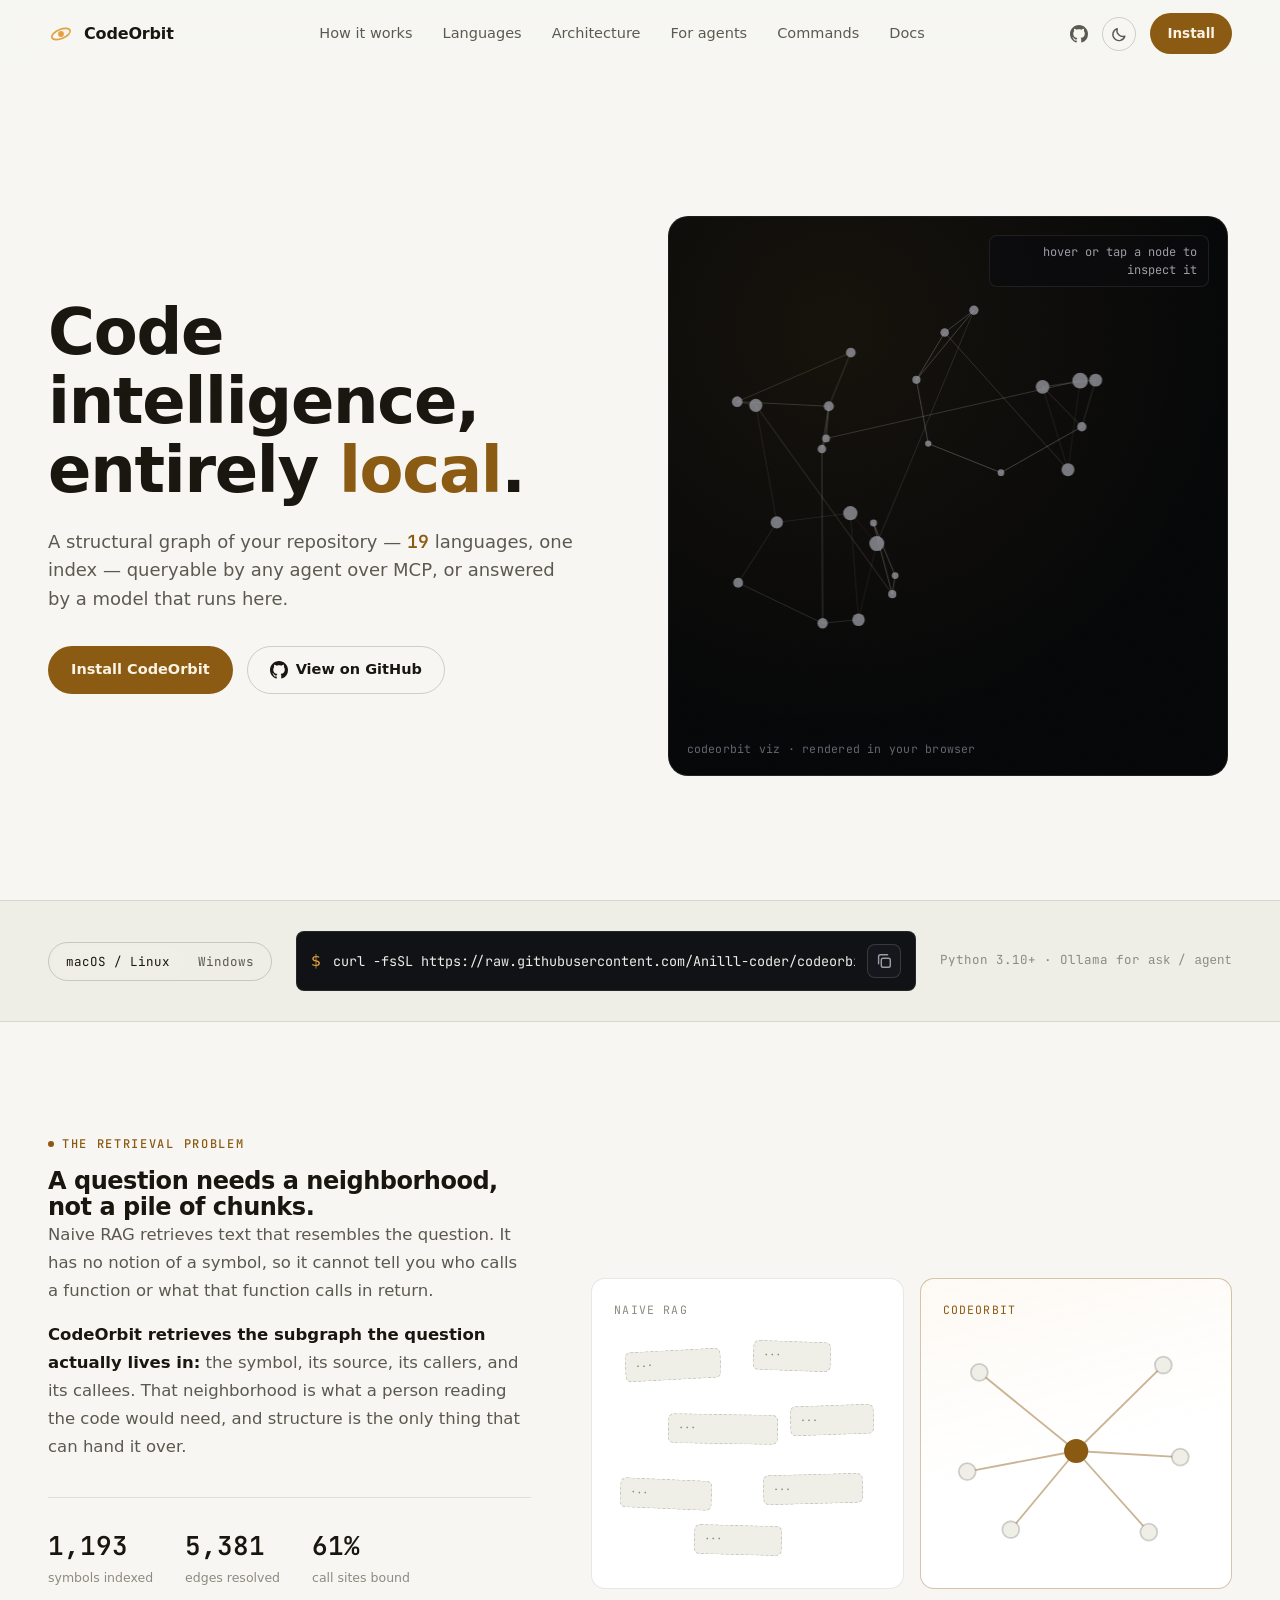
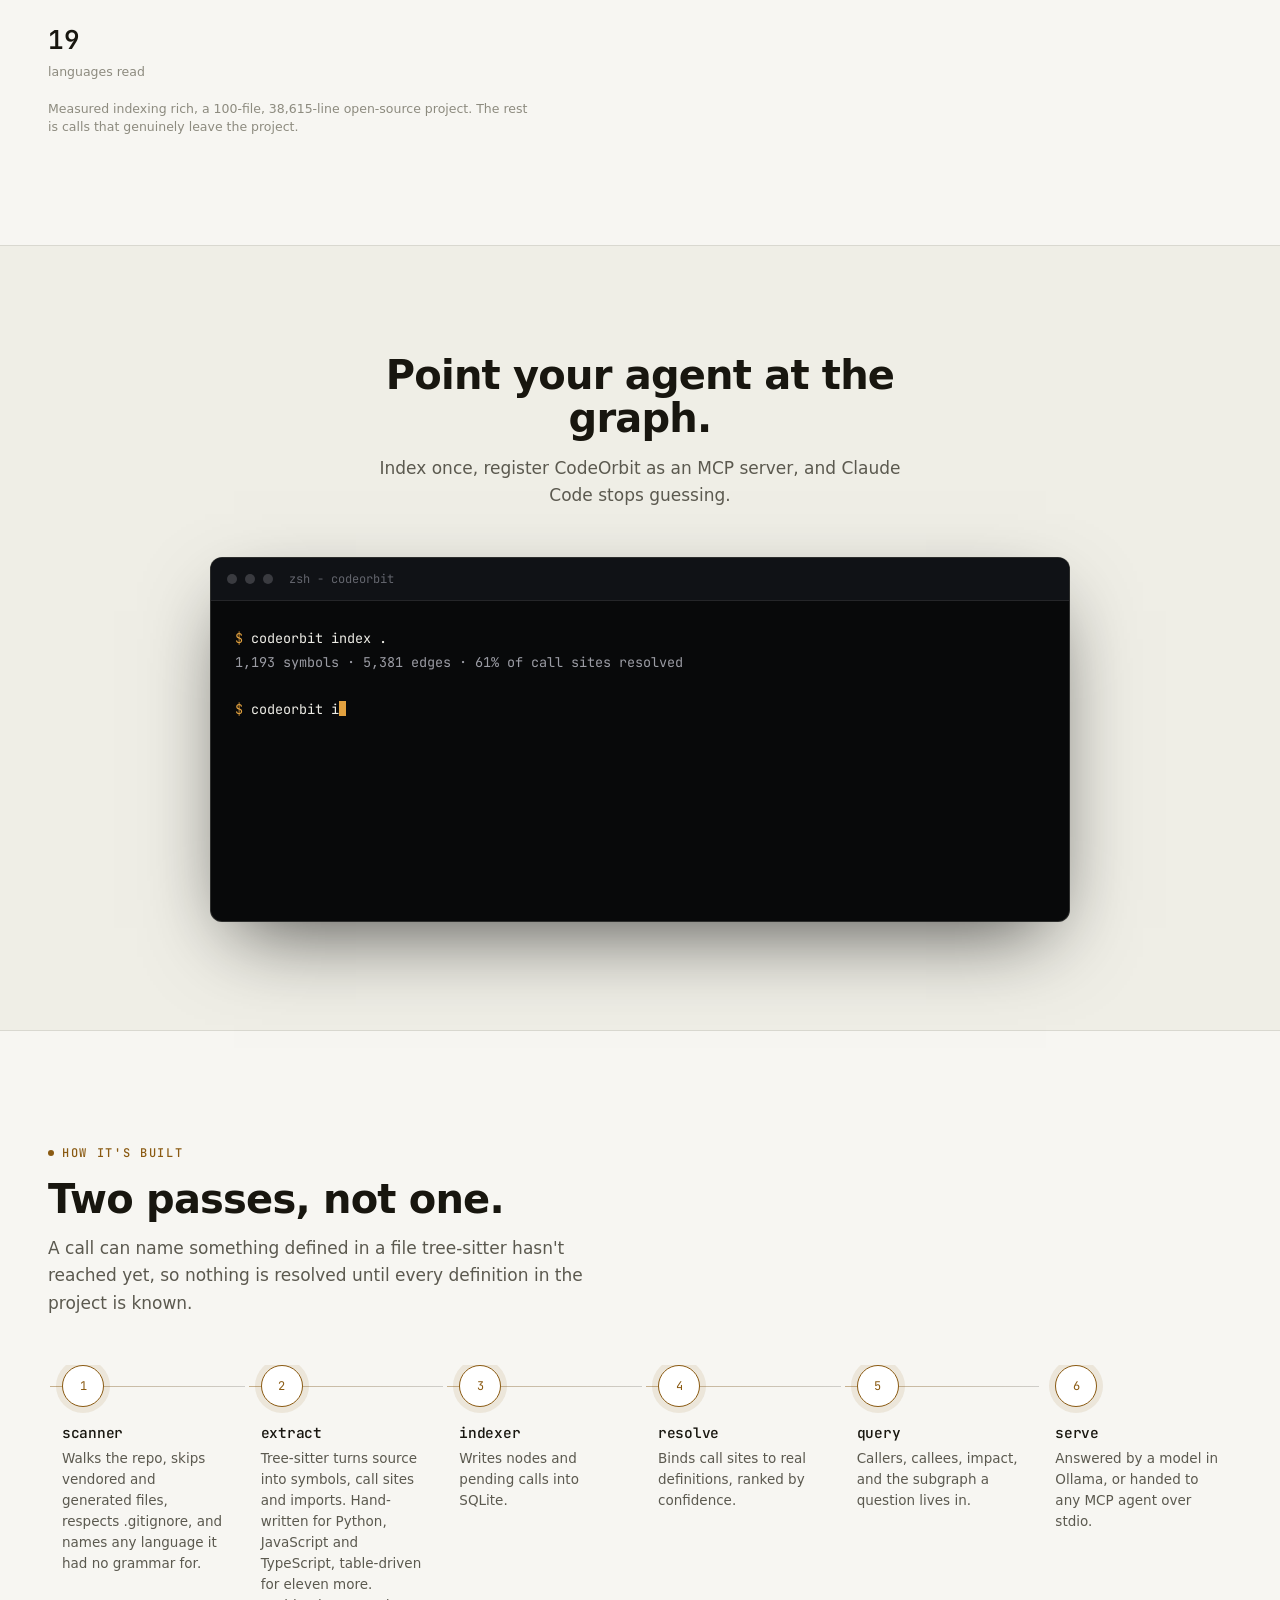
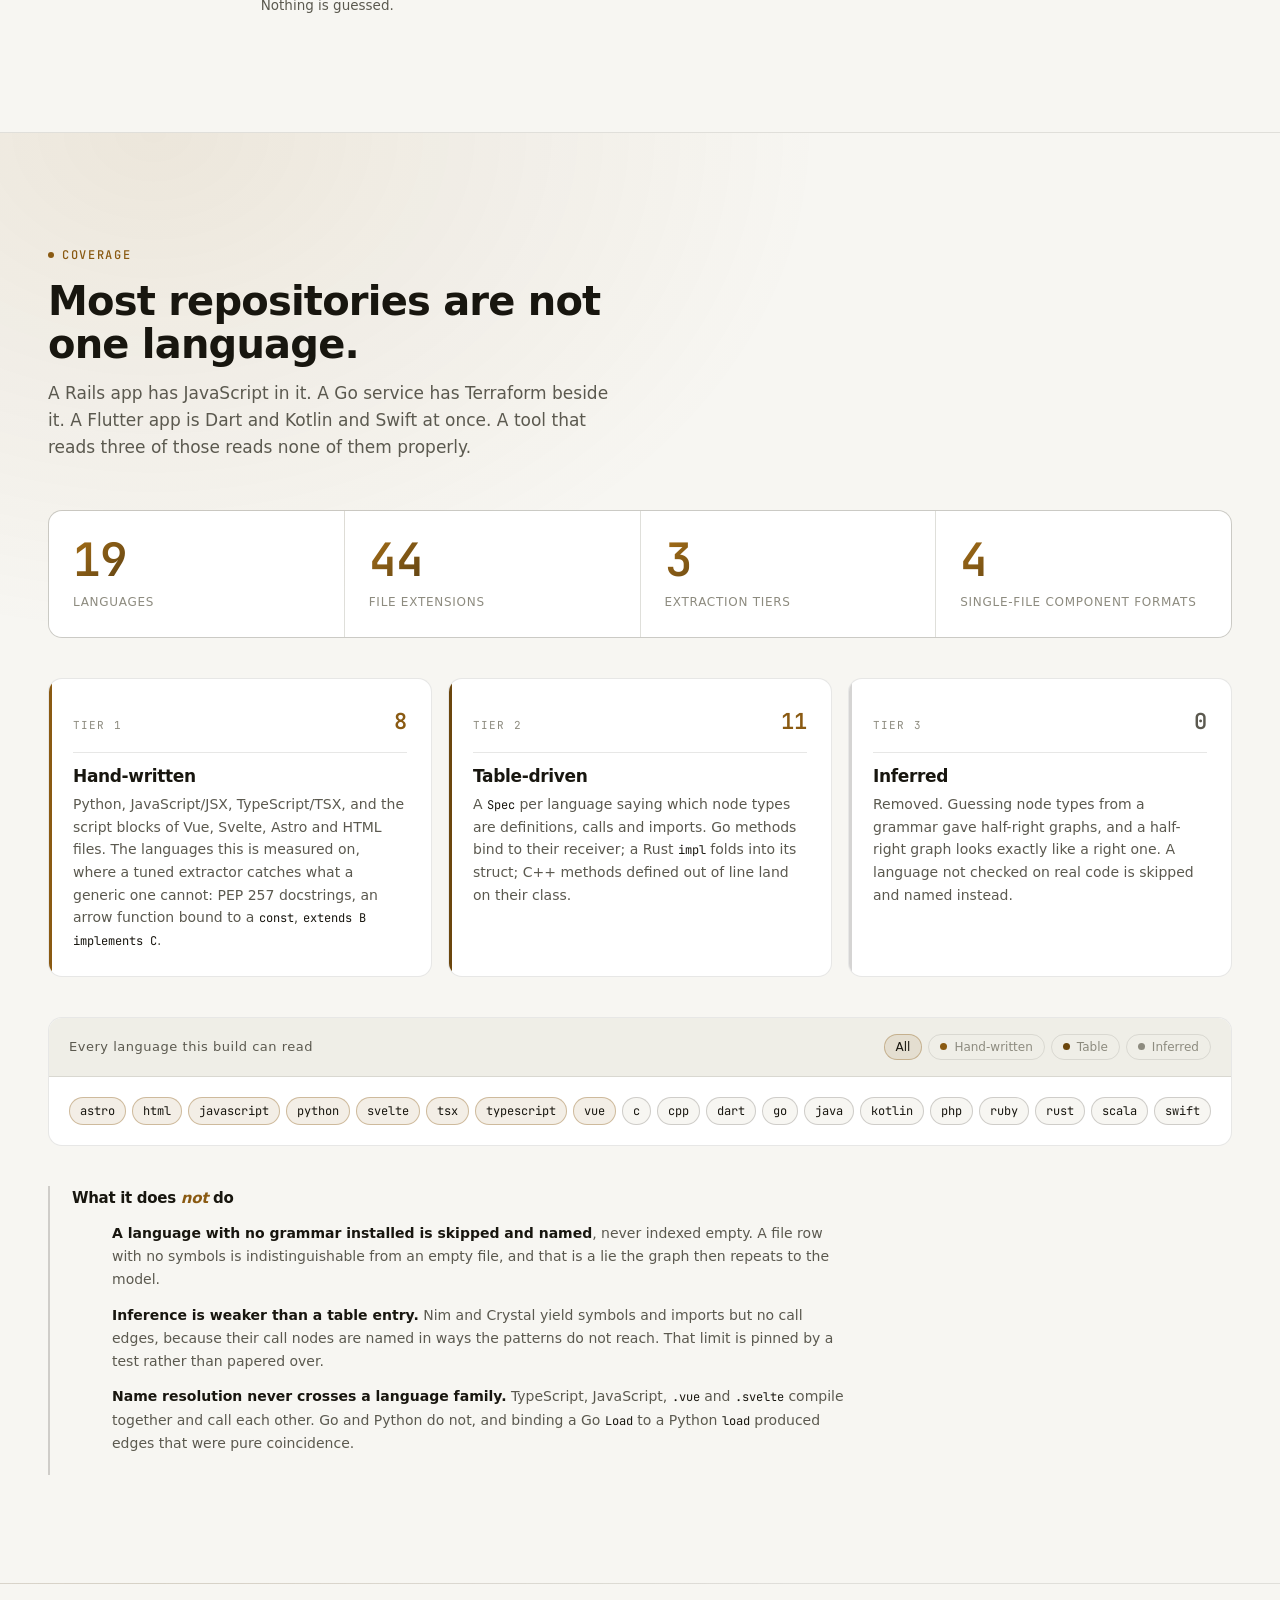
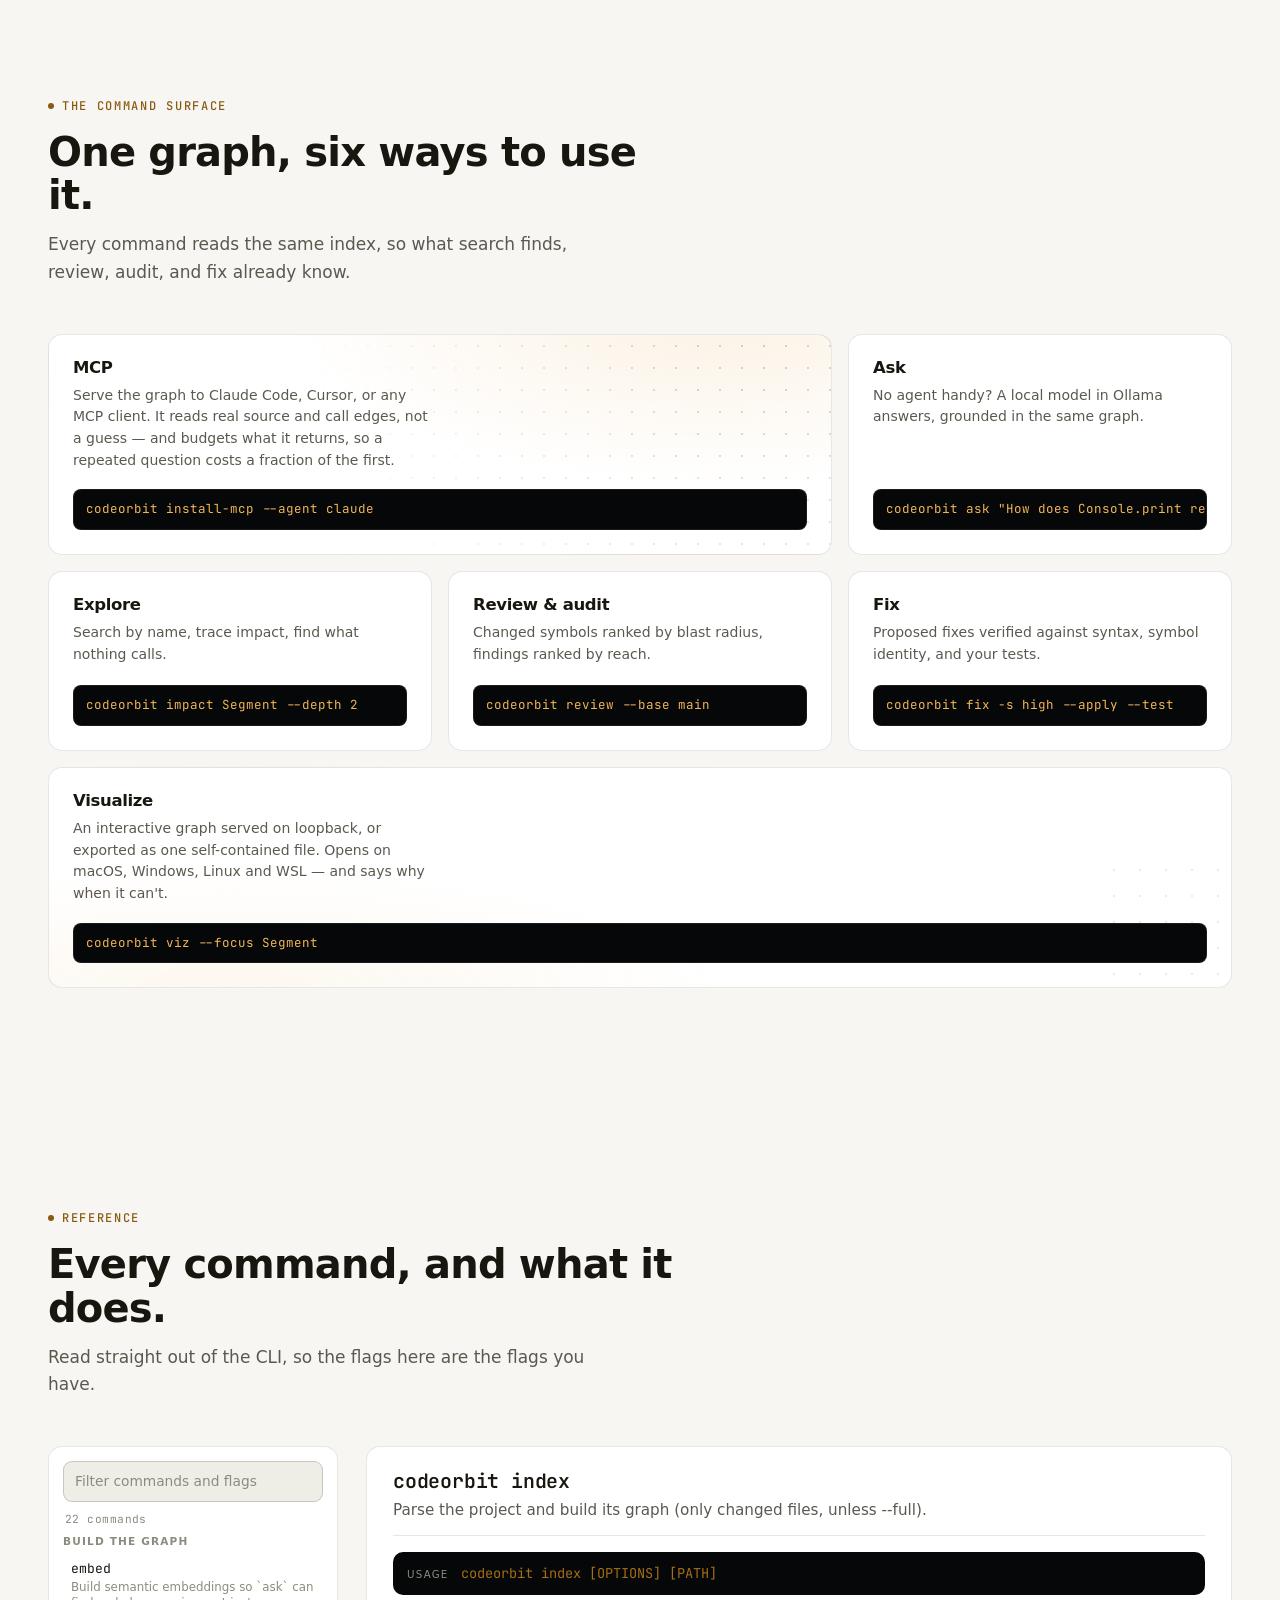
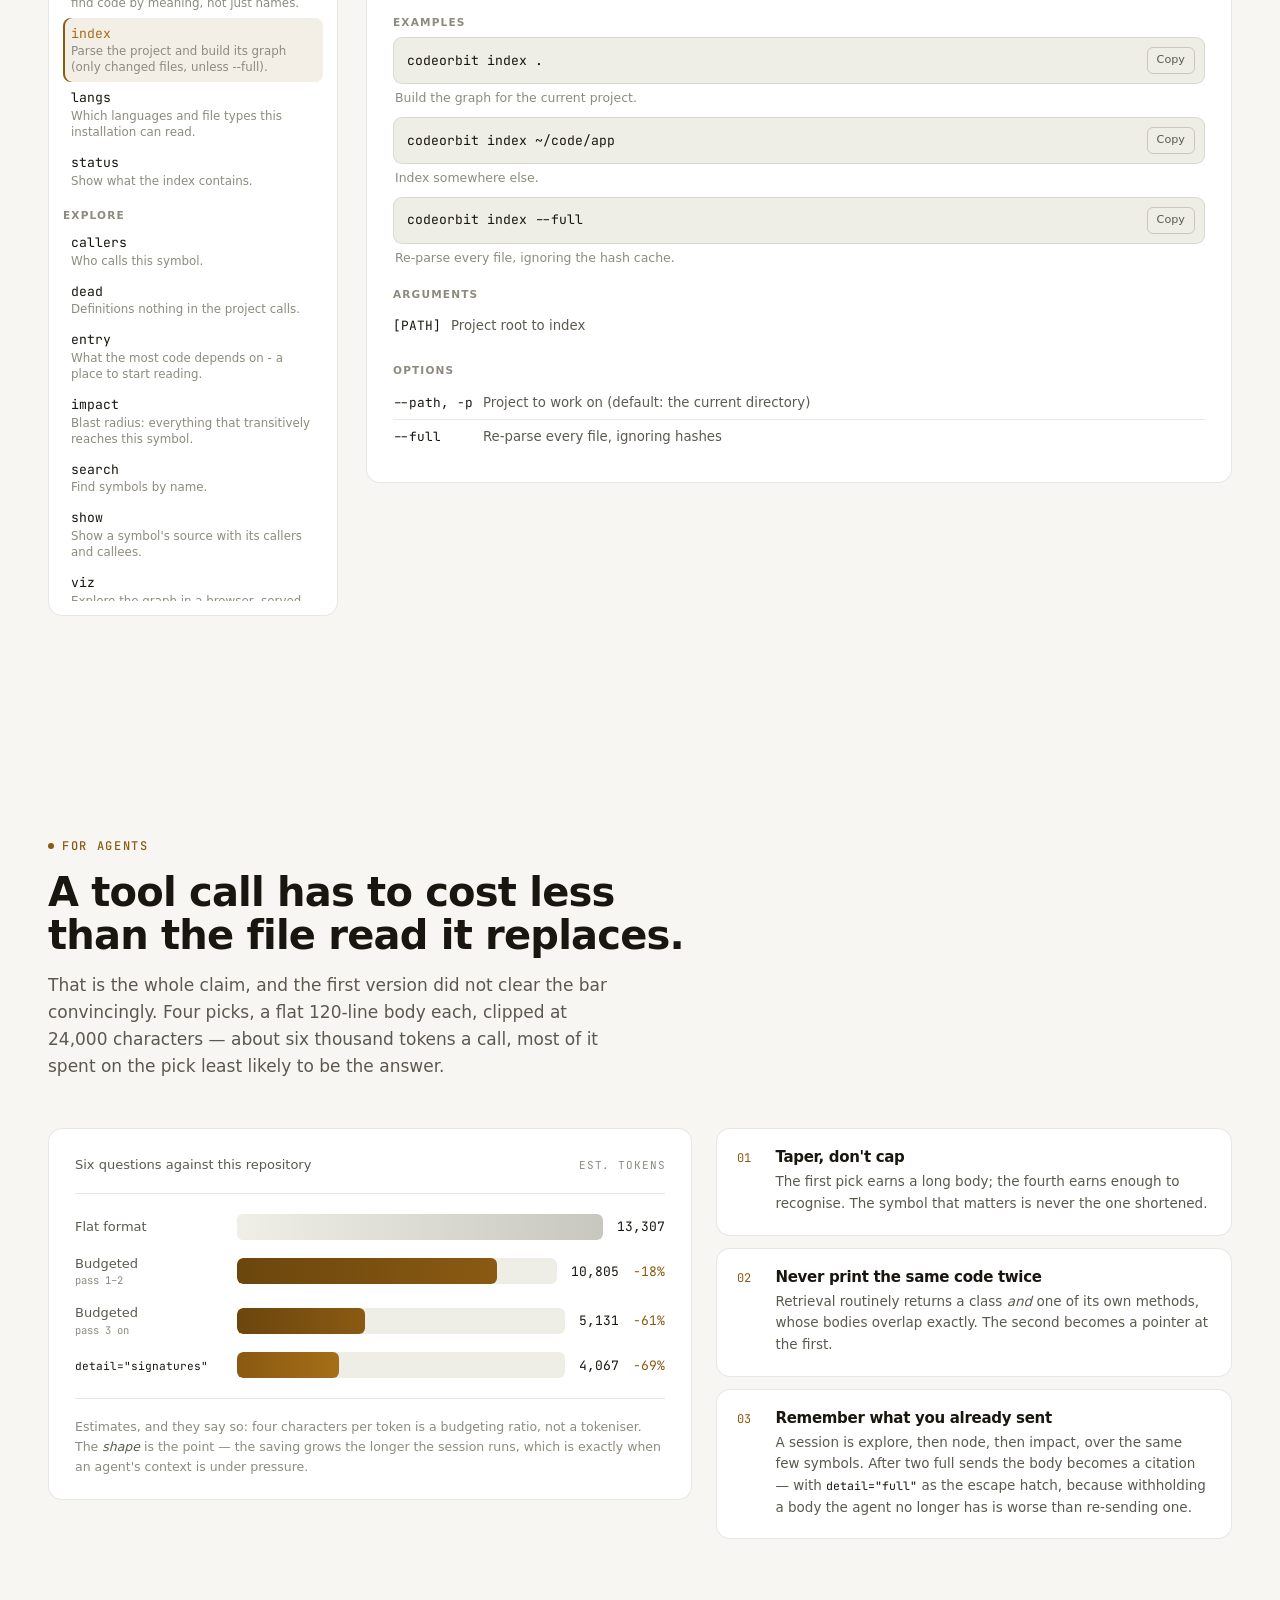
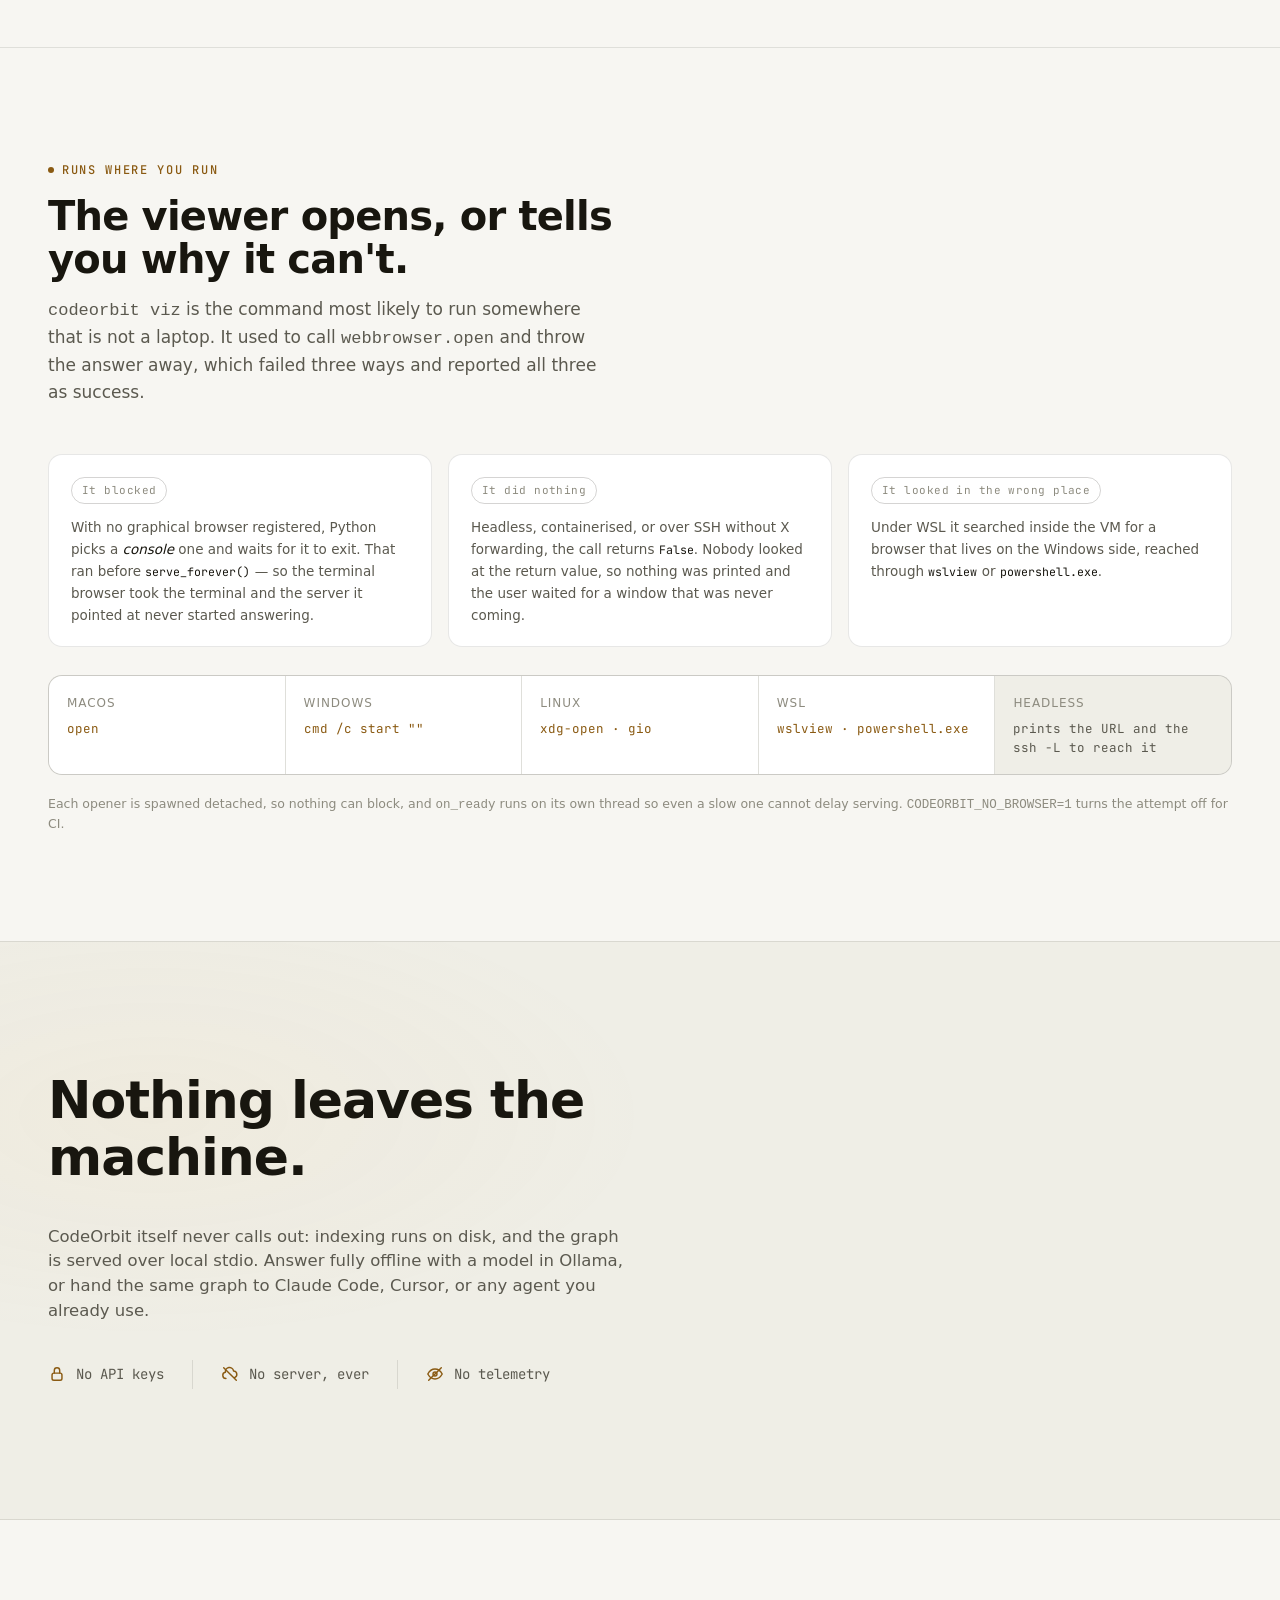
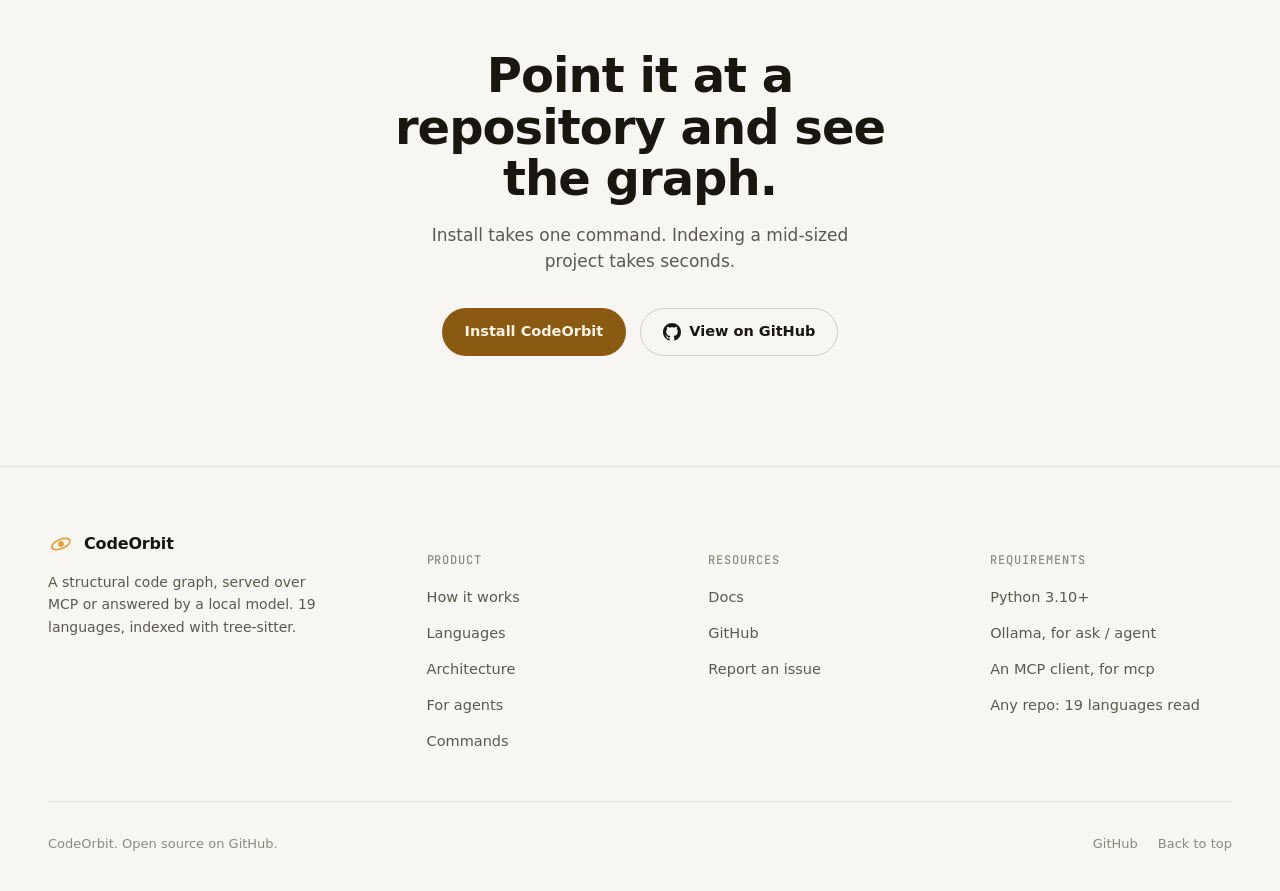
<file: site/index.html>
<!doctype html>
<html lang="en">
<head>
  <meta charset="UTF-8" />
  <meta name="viewport" content="width=device-width, initial-scale=1" />
  <title>CodeOrbit: Local-First Code Intelligence with Graph-Grounded LLMs</title>
  <meta name="description" content="CodeOrbit builds a structural knowledge graph of your repository with tree-sitter across 14 languages, and serves it over MCP to Claude Code, Cursor, or any agent — or answers questions directly with a local LLM through Ollama. No API keys, no telemetry." />

  <meta property="og:title" content="CodeOrbit: Local-First Code Intelligence with Graph-Grounded LLMs" />
  <meta property="og:description" content="A structural knowledge graph of your repo across 14 languages, served to any MCP agent or answered by a model that runs on your machine. No API keys, no telemetry." />
  <meta property="og:type" content="website" />
  <meta name="theme-color" content="#0a0b0d" />

  <script>
    (function () {
      try {
        var saved = localStorage.getItem('codeorbit-theme');
        var theme = saved || (window.matchMedia('(prefers-color-scheme: light)').matches ? 'light' : 'dark');
        document.documentElement.setAttribute('data-theme', theme);
        var meta = document.querySelector('meta[name="theme-color"]');
        if (meta) meta.setAttribute('content', theme === 'light' ? '#f7f6f2' : '#0a0b0d');
      } catch (e) {}
    })();
  </script>

  <link rel="icon" href="data:image/svg+xml,%3Csvg xmlns='http://www.w3.org/2000/svg' viewBox='0 0 32 32'%3E%3Crect width='32' height='32' rx='7' fill='%230a0b0d'/%3E%3Cellipse cx='16' cy='16' rx='12' ry='5.5' fill='none' stroke='%23e2a13f' stroke-width='2' transform='rotate(-22 16 16)'/%3E%3Ccircle cx='16' cy='16' r='3.4' fill='%23e2a13f'/%3E%3C/svg%3E" />

  <link rel="preconnect" href="https://fonts.googleapis.com" />
  <link rel="preconnect" href="https://fonts.gstatic.com" crossorigin />
  <link href="https://fonts.googleapis.com/css2?family=Space+Grotesk:wght@300..700&family=JetBrains+Mono:wght@400;500;600&display=swap" rel="stylesheet" />

  <link rel="stylesheet" href="styles.css" />
</head>
<body>
  <a class="sr-only" href="#main">Skip to content</a>
  <div class="grain" aria-hidden="true"></div>

  <!-- ============================================================ NAV -->
  <header class="nav" id="nav">
    <div class="nav-inner">
      <a class="brand" href="#top" aria-label="CodeOrbit home">
        <svg class="brand-mark" viewBox="0 0 32 32" aria-hidden="true">
          <ellipse cx="16" cy="16" rx="12" ry="5.6" fill="none" stroke="#e2a13f" stroke-width="2" transform="rotate(-22 16 16)"/>
          <circle cx="16" cy="16" r="3.6" fill="#e2a13f"/>
        </svg>
        CodeOrbit
      </a>

      <nav class="nav-links" aria-label="Primary">
        <a href="#story">How it works</a>
        <a href="#languages">Languages</a>
        <a href="#architecture">Architecture</a>
        <a href="#budget">For agents</a>
        <a href="#commands">Commands</a>
        <a href="https://github.com/Anilll-coder/codeorbit#readme">Docs</a>
      </nav>

      <div class="nav-cta">
        <a class="nav-gh" href="https://github.com/Anilll-coder/codeorbit" aria-label="CodeOrbit on GitHub" target="_blank" rel="noopener">
          <svg class="icon" viewBox="0 0 16 16" fill="currentColor" aria-hidden="true">
            <path d="M8 0C3.58 0 0 3.58 0 8c0 3.54 2.29 6.53 5.47 7.59.4.07.55-.17.55-.38 0-.19-.01-.82-.01-1.49-2.01.37-2.53-.49-2.69-.94-.09-.23-.48-.94-.82-1.13-.28-.15-.68-.52-.01-.53.63-.01 1.08.58 1.23.82.72 1.21 1.87.87 2.33.66.07-.52.28-.87.51-1.07-1.78-.2-3.64-.89-3.64-3.95 0-.87.31-1.59.82-2.15-.08-.2-.36-1.02.08-2.12 0 0 .67-.21 2.2.82.64-.18 1.32-.27 2-.27.68 0 1.36.09 2 .27 1.53-1.04 2.2-.82 2.2-.82.44 1.1.16 1.92.08 2.12.51.56.82 1.27.82 2.15 0 3.07-1.87 3.75-3.65 3.95.29.25.54.73.54 1.48 0 1.07-.01 1.93-.01 2.2 0 .21.15.46.55.38A8.013 8.013 0 0016 8c0-4.42-3.58-8-8-8z"/>
          </svg>
        </a>
        <button class="theme-toggle" id="theme-toggle" type="button" aria-label="Switch to light theme">
          <svg class="icon icon-sun" viewBox="0 0 20 20" fill="none" stroke="currentColor" stroke-width="1.6" stroke-linecap="round" aria-hidden="true">
            <circle cx="10" cy="10" r="3.6"/>
            <path d="M10 2.2v2M10 15.8v2M2.2 10h2M15.8 10h2M4.5 4.5l1.4 1.4M14.1 14.1l1.4 1.4M4.5 15.5l1.4-1.4M14.1 5.9l1.4-1.4"/>
          </svg>
          <svg class="icon icon-moon" viewBox="0 0 20 20" fill="none" stroke="currentColor" stroke-width="1.6" stroke-linecap="round" stroke-linejoin="round" aria-hidden="true">
            <path d="M16.5 12.5A6.8 6.8 0 018 4a6.8 6.8 0 108.5 8.5z"/>
          </svg>
        </button>
        <a class="btn btn-primary btn-sm" href="#install">Install</a>
        <button class="nav-mobile-toggle" id="menu-toggle" aria-label="Open menu" aria-expanded="false" aria-controls="mobile-menu">
          <svg class="icon" id="menu-icon" viewBox="0 0 20 20" fill="none" stroke="currentColor" stroke-width="1.6" stroke-linecap="round" aria-hidden="true">
            <line x1="3" y1="6" x2="17" y2="6"/>
            <line x1="3" y1="10" x2="17" y2="10"/>
            <line x1="3" y1="14" x2="17" y2="14"/>
          </svg>
        </button>
      </div>
    </div>
  </header>

  <div class="mobile-menu" id="mobile-menu">
    <a href="#story">How it works</a>
    <a href="#languages">Languages</a>
    <a href="#architecture">Architecture</a>
    <a href="#budget">For agents</a>
    <a href="#commands">Commands</a>
    <a href="#usage">Usage</a>
    <a href="https://github.com/Anilll-coder/codeorbit#readme">Docs</a>
    <a href="https://github.com/Anilll-coder/codeorbit" target="_blank" rel="noopener">GitHub</a>
    <a class="btn btn-primary" href="#install">Install CodeOrbit</a>
  </div>

  <main id="main">

    <!-- ============================================================ HERO -->
    <section class="hero" id="top">
      <div class="hero-inner">
        <div class="hero-copy">
          <h1>Code intelligence, entirely <em>local</em>.</h1>
          <p class="sub">A structural graph of your repository — <span class="sub-hl" data-lang-count>19</span> languages, one index — queryable by any agent over MCP, or answered by a model that runs here.</p>
          <div class="hero-actions">
            <a class="btn btn-primary" href="#install">Install CodeOrbit</a>
            <a class="btn btn-ghost" href="https://github.com/Anilll-coder/codeorbit" target="_blank" rel="noopener">
              <svg class="icon" viewBox="0 0 16 16" fill="currentColor" aria-hidden="true">
                <path d="M8 0C3.58 0 0 3.58 0 8c0 3.54 2.29 6.53 5.47 7.59.4.07.55-.17.55-.38 0-.19-.01-.82-.01-1.49-2.01.37-2.53-.49-2.69-.94-.09-.23-.48-.94-.82-1.13-.28-.15-.68-.52-.01-.53.63-.01 1.08.58 1.23.82.72 1.21 1.87.87 2.33.66.07-.52.28-.87.51-1.07-1.78-.2-3.64-.89-3.64-3.95 0-.87.31-1.59.82-2.15-.08-.2-.36-1.02.08-2.12 0 0 .67-.21 2.2.82.64-.18 1.32-.27 2-.27.68 0 1.36.09 2 .27 1.53-1.04 2.2-.82 2.2-.82.44 1.1.16 1.92.08 2.12.51.56.82 1.27.82 2.15 0 3.07-1.87 3.75-3.65 3.95.29.25.54.73.54 1.48 0 1.07-.01 1.93-.01 2.2 0 .21.15.46.55.38A8.013 8.013 0 0016 8c0-4.42-3.58-8-8-8z"/>
              </svg>
              View on GitHub
            </a>
          </div>
        </div>

        <div class="hero-stage" id="hero-stage">
          <canvas id="orbit-canvas" role="img" aria-label="Interactive rendering of a code call graph: nodes are symbols, lines are calls between them"></canvas>
          <div class="hero-node-label" id="hero-node-label"></div>
          <div class="hero-stage-tag">codeorbit viz · rendered in your browser</div>
        </div>
      </div>
    </section>

    <!-- ============================================================ INSTALL STRIP -->
    <section class="install-strip" id="install">
      <div class="install-strip-inner">
        <div class="install-tabs" role="tablist" aria-label="Install command by platform">
          <button class="install-tab is-active" role="tab" aria-selected="true" data-target="sh">macOS / Linux</button>
          <button class="install-tab" role="tab" aria-selected="false" data-target="ps1">Windows</button>
        </div>

        <div class="install-code">
          <span class="prompt">$</span>
          <code id="install-cmd">curl -fsSL https://raw.githubusercontent.com/Anilll-coder/codeorbit/main/install.sh | sh</code>
          <button class="copy-btn" id="copy-install" aria-label="Copy install command" type="button">
            <svg class="icon" id="copy-icon" viewBox="0 0 20 20" fill="none" stroke="currentColor" stroke-width="1.6" stroke-linecap="round" stroke-linejoin="round" aria-hidden="true">
              <rect x="7" y="7" width="10" height="10" rx="2"/>
              <path d="M4 13V5a2 2 0 012-2h8"/>
            </svg>
          </button>
        </div>

        <div class="install-meta">Python 3.10+ · Ollama for <code>ask</code> / <code>agent</code></div>
      </div>
    </section>

    <!-- ============================================================ STORY -->
    <section class="section" id="story">
      <div class="wrap">
        <div class="story">
          <div class="story-copy reveal">
            <div class="eyebrow">The retrieval problem</div>
            <h2>A question needs a neighborhood, not a pile of chunks.</h2>
            <p>Naive RAG retrieves text that resembles the question. It has no notion of a symbol, so it cannot tell you who calls a function or what that function calls in return.</p>
            <p><strong>CodeOrbit retrieves the subgraph the question actually lives in:</strong> the symbol, its source, its callers, and its callees. That neighborhood is what a person reading the code would need, and structure is the only thing that can hand it over.</p>

            <div class="proof-row">
              <div class="proof-item">
                <div class="num">1,193</div>
                <div class="lbl">symbols indexed</div>
              </div>
              <div class="proof-item">
                <div class="num">5,381</div>
                <div class="lbl">edges resolved</div>
              </div>
              <div class="proof-item">
                <div class="num">61%</div>
                <div class="lbl">call sites bound</div>
              </div>
              <div class="proof-item">
                <div class="num" data-lang-count>19</div>
                <div class="lbl">languages read</div>
              </div>
            </div>
            <div class="proof-note">Measured indexing rich, a 100-file, 38,615-line open-source project. The rest is calls that genuinely leave the project.</div>
          </div>

          <div class="compare reveal">
            <div class="compare-panel">
              <div class="compare-title">Naive RAG</div>
              <div class="chunk-field" aria-hidden="true">
                <div class="chunk" style="top:6%; left:4%; width:96px; transform:rotate(-3deg);">···</div>
                <div class="chunk" style="top:2%; left:52%; width:78px; transform:rotate(2deg);">···</div>
                <div class="chunk" style="top:34%; left:20%; width:110px; transform:rotate(1deg);">···</div>
                <div class="chunk" style="top:30%; left:66%; width:84px; transform:rotate(-2deg);">···</div>
                <div class="chunk" style="top:62%; left:2%; width:92px; transform:rotate(2.5deg);">···</div>
                <div class="chunk" style="top:60%; left:56%; width:100px; transform:rotate(-1.5deg);">···</div>
                <div class="chunk" style="top:82%; left:30%; width:88px; transform:rotate(1.5deg);">···</div>
              </div>
            </div>
            <div class="compare-panel is-good">
              <div class="compare-title">CodeOrbit</div>
              <svg class="neighborhood" viewBox="0 0 220 190" aria-hidden="true">
                <g stroke="var(--accent-line)" stroke-width="1.5">
                  <line x1="110" y1="95" x2="30" y2="30"/>
                  <line x1="110" y1="95" x2="182" y2="24"/>
                  <line x1="110" y1="95" x2="196" y2="100"/>
                  <line x1="110" y1="95" x2="170" y2="162"/>
                  <line x1="110" y1="95" x2="56" y2="160"/>
                  <line x1="110" y1="95" x2="20" y2="112"/>
                </g>
                <circle cx="30" cy="30" r="7" fill="var(--bg-raised-2)" stroke="var(--border-strong)" stroke-width="1.5"/>
                <circle cx="182" cy="24" r="7" fill="var(--bg-raised-2)" stroke="var(--border-strong)" stroke-width="1.5"/>
                <circle cx="196" cy="100" r="7" fill="var(--bg-raised-2)" stroke="var(--border-strong)" stroke-width="1.5"/>
                <circle cx="170" cy="162" r="7" fill="var(--bg-raised-2)" stroke="var(--border-strong)" stroke-width="1.5"/>
                <circle cx="56" cy="160" r="7" fill="var(--bg-raised-2)" stroke="var(--border-strong)" stroke-width="1.5"/>
                <circle cx="20" cy="112" r="7" fill="var(--bg-raised-2)" stroke="var(--border-strong)" stroke-width="1.5"/>
                <circle cx="110" cy="95" r="10" fill="var(--accent)"/>
              </svg>
            </div>
          </div>
        </div>
      </div>
    </section>

    <!-- ============================================================ TERMINAL DEMO -->
    <section class="section terminal-section" id="demo">
      <div class="wrap">
        <div class="section-head reveal" style="margin-left:auto;margin-right:auto;text-align:center;">
          <h2>Point your agent at the graph.</h2>
          <p style="margin-left:auto;margin-right:auto;">Index once, register CodeOrbit as an MCP server, and Claude Code stops guessing.</p>
        </div>

        <div class="terminal-window reveal" id="terminal">
          <div class="terminal-titlebar">
            <span class="tdot"></span><span class="tdot"></span><span class="tdot"></span>
            <span class="terminal-label">zsh - codeorbit</span>
          </div>
          <div class="terminal-body" id="terminal-body" aria-live="polite"></div>
        </div>
      </div>
    </section>

    <!-- ============================================================ ARCHITECTURE -->
    <section class="section" id="architecture">
      <div class="wrap">
        <div class="section-head reveal">
          <div class="eyebrow">How it's built</div>
          <h2>Two passes, not one.</h2>
          <p>A call can name something defined in a file tree-sitter hasn't reached yet, so nothing is resolved until every definition in the project is known.</p>
        </div>

        <div class="pipeline" id="pipeline">
          <div class="pipeline-stage" data-i="0">
            <div class="pipeline-node">1</div>
            <h4>scanner</h4>
            <p>Walks the repo, skips vendored and generated files, respects .gitignore, and names any language it had no grammar for.</p>
          </div>
          <div class="pipeline-stage" data-i="1">
            <div class="pipeline-node">2</div>
            <h4>extract</h4>
            <p>Tree-sitter turns source into symbols, call sites and imports. Hand-written for Python, JavaScript and TypeScript, table-driven for eleven more. Nothing is guessed.</p>
          </div>
          <div class="pipeline-stage" data-i="2">
            <div class="pipeline-node">3</div>
            <h4>indexer</h4>
            <p>Writes nodes and pending calls into SQLite.</p>
          </div>
          <div class="pipeline-stage" data-i="3">
            <div class="pipeline-node">4</div>
            <h4>resolve</h4>
            <p>Binds call sites to real definitions, ranked by confidence.</p>
          </div>
          <div class="pipeline-stage" data-i="4">
            <div class="pipeline-node">5</div>
            <h4>query</h4>
            <p>Callers, callees, impact, and the subgraph a question lives in.</p>
          </div>
          <div class="pipeline-stage" data-i="5">
            <div class="pipeline-node">6</div>
            <h4>serve</h4>
            <p>Answered by a model in Ollama, or handed to any MCP agent over stdio.</p>
          </div>
        </div>
      </div>
    </section>

    <!-- ============================================================ LANGUAGES -->
    <!-- Counts and chips come from languages.json, generated from the registry
         by scripts/gen_commands.py. The static numbers below are the fallback
         when that fetch fails, and a test asserts they match. -->
    <section class="section langs-section" id="languages">
      <div class="wrap">
        <div class="section-head reveal">
          <div class="eyebrow">Coverage</div>
          <h2>Most repositories are not one language.</h2>
          <p>A Rails app has JavaScript in it. A Go service has Terraform beside it. A Flutter app is Dart and Kotlin and Swift at once. A tool that reads three of those reads none of them properly.</p>
        </div>

        <div class="stat-band reveal">
          <div class="stat">
            <div class="stat-num" data-lang-count>19</div>
            <div class="stat-lbl">languages</div>
          </div>
          <div class="stat">
            <div class="stat-num" data-suffix-count>44</div>
            <div class="stat-lbl">file extensions</div>
          </div>
          <div class="stat">
            <div class="stat-num">3</div>
            <div class="stat-lbl">extraction tiers</div>
          </div>
          <div class="stat">
            <div class="stat-num">4</div>
            <div class="stat-lbl">single-file component formats</div>
          </div>
        </div>

        <div class="tiers reveal">
          <article class="tier is-1">
            <div class="tier-rule"><span class="tier-idx">Tier 1</span><span class="tier-count" data-tier-count="builtin">8</span></div>
            <h4>Hand-written</h4>
            <p>Python, JavaScript/JSX, TypeScript/TSX, and the script blocks of Vue, Svelte, Astro and HTML files. The languages this is measured on, where a tuned extractor catches what a generic one cannot: PEP 257 docstrings, an arrow function bound to a <code>const</code>, <code>extends B implements C</code>.</p>
          </article>
          <article class="tier is-2">
            <div class="tier-rule"><span class="tier-idx">Tier 2</span><span class="tier-count" data-tier-count="tabled">11</span></div>
            <h4>Table-driven</h4>
            <p>A <code>Spec</code> per language saying which node types are definitions, calls and imports. Go methods bind to their receiver; a Rust <code>impl</code> folds into its struct; C++ methods defined out of line land on their class.</p>
          </article>
          <article class="tier is-3">
            <div class="tier-rule"><span class="tier-idx">Tier 3</span><span class="tier-count" data-tier-count="inferred">0</span></div>
            <h4>Inferred</h4>
            <p>Removed. Guessing node types from a grammar gave half-right graphs, and a half-right graph looks exactly like a right one. A language not checked on real code is skipped and named instead.</p>
          </article>
        </div>

        <div class="lang-cloud reveal">
          <div class="lang-cloud-head">
            <span class="lang-cloud-title">Every language this build can read</span>
            <div class="lang-key">
              <button class="lang-key-item is-on" type="button" data-tier-filter="all">All</button>
              <button class="lang-key-item" type="button" data-tier-filter="builtin"><i class="dot t1"></i>Hand-written</button>
              <button class="lang-key-item" type="button" data-tier-filter="tabled"><i class="dot t2"></i>Table</button>
              <button class="lang-key-item" type="button" data-tier-filter="inferred"><i class="dot t3"></i>Inferred</button>
            </div>
          </div>
          <div class="lang-chips" id="lang-chips" aria-live="polite">
            <span class="lang-chip is-fallback">Run <code>codeorbit langs</code> to list them.</span>
          </div>
        </div>

        <div class="honest reveal">
          <h4>What it does <em>not</em> do</h4>
          <ul>
            <li><strong>A language with no grammar installed is skipped and named</strong>, never indexed empty. A file row with no symbols is indistinguishable from an empty file, and that is a lie the graph then repeats to the model.</li>
            <li><strong>Inference is weaker than a table entry.</strong> Nim and Crystal yield symbols and imports but no call edges, because their call nodes are named in ways the patterns do not reach. That limit is pinned by a test rather than papered over.</li>
            <li><strong>Name resolution never crosses a language family.</strong> TypeScript, JavaScript, <code>.vue</code> and <code>.svelte</code> compile together and call each other. Go and Python do not, and binding a Go <code>Load</code> to a Python <code>load</code> produced edges that were pure coincidence.</li>
          </ul>
        </div>
      </div>
    </section>

    <!-- ============================================================ COMMANDS -->
    <section class="section" id="commands">
      <div class="wrap">
        <div class="section-head reveal">
          <div class="eyebrow">The command surface</div>
          <h2>One graph, six ways to use it.</h2>
          <p>Every command reads the same index, so what search finds, review, audit, and fix already know.</p>
        </div>

        <div class="bento reveal">
          <div class="bento-cell is-hero">
            <h4>MCP</h4>
            <p>Serve the graph to Claude Code, Cursor, or any MCP client. It reads real source and call edges, not a guess &mdash; and budgets what it returns, so a repeated question costs a fraction of the first.</p>
            <div class="bento-code">codeorbit install-mcp --agent claude</div>
          </div>
          <div class="bento-cell">
            <h4>Ask</h4>
            <p>No agent handy? A local model in Ollama answers, grounded in the same graph.</p>
            <div class="bento-code">codeorbit ask "How does Console.print render output?"</div>
          </div>
          <div class="bento-cell">
            <h4>Explore</h4>
            <p>Search by name, trace impact, find what nothing calls.</p>
            <div class="bento-code">codeorbit impact Segment --depth 2</div>
          </div>
          <div class="bento-cell">
            <h4>Review &amp; audit</h4>
            <p>Changed symbols ranked by blast radius, findings ranked by reach.</p>
            <div class="bento-code">codeorbit review --base main</div>
          </div>
          <div class="bento-cell">
            <h4>Fix</h4>
            <p>Proposed fixes verified against syntax, symbol identity, and your tests.</p>
            <div class="bento-code">codeorbit fix -s high --apply --test</div>
          </div>
          <div class="bento-cell is-graph is-wide">
            <h4>Visualize</h4>
            <p>An interactive graph served on loopback, or exported as one self-contained file. Opens on macOS, Windows, Linux and WSL — and says why when it can't.</p>
            <div class="bento-code">codeorbit viz --focus Segment</div>
          </div>
        </div>
      </div>
    </section>

    <!-- ================================================ USAGE EXPLORER -->
    <!-- Populated from commands.json, generated from the CLI itself by
         scripts/gen_commands.py. Hidden until that load succeeds. -->
    <section class="section usage-section" id="usage" hidden>
      <div class="wrap">
        <div class="section-head reveal">
          <div class="eyebrow">Reference</div>
          <h2>Every command, and what it does.</h2>
          <p>Read straight out of the CLI, so the flags here are the flags you have.</p>
        </div>

        <div class="usage-grid reveal">
          <aside class="usage-rail">
            <label class="usage-search">
              <span class="sr-only">Filter commands</span>
              <input id="cmd-filter" type="search" autocomplete="off" spellcheck="false"
                     placeholder="Filter commands and flags">
            </label>
            <p class="usage-count" id="cmd-count" aria-live="polite"></p>
            <nav id="cmd-list" class="usage-list" aria-label="Commands"></nav>
          </aside>

          <article class="usage-detail" id="cmd-detail" aria-live="polite"></article>
        </div>
      </div>
    </section>

    <!-- ============================================================ BUDGET -->
    <section class="section budget-section" id="budget">
      <div class="wrap">
        <div class="section-head reveal">
          <div class="eyebrow">For agents</div>
          <h2>A tool call has to cost less than the file read it replaces.</h2>
          <p>That is the whole claim, and the first version did not clear the bar convincingly. Four picks, a flat 120-line body each, clipped at 24,000 characters — about six thousand tokens a call, most of it spent on the pick least likely to be the answer.</p>
        </div>

        <div class="budget-grid">
          <div class="budget-chart reveal" id="budget-chart">
            <div class="bchart-head">
              <span>Six questions against this repository</span>
              <span class="bchart-unit">est. tokens</span>
            </div>

            <div class="bar-row" style="--pct:100%">
              <div class="bar-label">Flat format</div>
              <div class="bar-track"><div class="bar-fill is-base"></div></div>
              <div class="bar-value">13,307</div>
            </div>
            <div class="bar-row" style="--pct:81%">
              <div class="bar-label">Budgeted <span class="bar-sub">pass 1–2</span></div>
              <div class="bar-track"><div class="bar-fill"></div></div>
              <div class="bar-value">10,805 <em>−18%</em></div>
            </div>
            <div class="bar-row" style="--pct:39%">
              <div class="bar-label">Budgeted <span class="bar-sub">pass 3 on</span></div>
              <div class="bar-track"><div class="bar-fill"></div></div>
              <div class="bar-value">5,131 <em>−61%</em></div>
            </div>
            <div class="bar-row" style="--pct:31%">
              <div class="bar-label"><code>detail="signatures"</code></div>
              <div class="bar-track"><div class="bar-fill is-best"></div></div>
              <div class="bar-value">4,067 <em>−69%</em></div>
            </div>

            <p class="bchart-note">Estimates, and they say so: four characters per token is a budgeting ratio, not a tokeniser. The <em>shape</em> is the point — the saving grows the longer the session runs, which is exactly when an agent's context is under pressure.</p>
          </div>

          <div class="budget-notes reveal">
            <article class="bnote">
              <div class="bnote-n">01</div>
              <h4>Taper, don't cap</h4>
              <p>The first pick earns a long body; the fourth earns enough to recognise. The symbol that matters is never the one shortened.</p>
            </article>
            <article class="bnote">
              <div class="bnote-n">02</div>
              <h4>Never print the same code twice</h4>
              <p>Retrieval routinely returns a class <em>and</em> one of its own methods, whose bodies overlap exactly. The second becomes a pointer at the first.</p>
            </article>
            <article class="bnote">
              <div class="bnote-n">03</div>
              <h4>Remember what you already sent</h4>
              <p>A session is explore, then node, then impact, over the same few symbols. After two full sends the body becomes a citation — with <code>detail="full"</code> as the escape hatch, because withholding a body the agent no longer has is worse than re-sending one.</p>
            </article>
          </div>
        </div>
      </div>
    </section>

    <!-- ============================================================ ANYWHERE -->
    <section class="section anywhere-section" id="anywhere">
      <div class="wrap">
        <div class="section-head reveal">
          <div class="eyebrow">Runs where you run</div>
          <h2>The viewer opens, or tells you why it can't.</h2>
          <p><code>codeorbit viz</code> is the command most likely to run somewhere that is not a laptop. It used to call <code>webbrowser.open</code> and throw the answer away, which failed three ways and reported all three as success.</p>
        </div>

        <div class="fail-grid reveal">
          <article class="fail-card">
            <div class="fail-tag">It blocked</div>
            <p>With no graphical browser registered, Python picks a <em>console</em> one and waits for it to exit. That ran before <code>serve_forever()</code> — so the terminal browser took the terminal and the server it pointed at never started answering.</p>
          </article>
          <article class="fail-card">
            <div class="fail-tag">It did nothing</div>
            <p>Headless, containerised, or over SSH without X forwarding, the call returns <code>False</code>. Nobody looked at the return value, so nothing was printed and the user waited for a window that was never coming.</p>
          </article>
          <article class="fail-card">
            <div class="fail-tag">It looked in the wrong place</div>
            <p>Under WSL it searched inside the VM for a browser that lives on the Windows side, reached through <code>wslview</code> or <code>powershell.exe</code>.</p>
          </article>
        </div>

        <div class="platform-strip reveal">
          <div class="platform"><span class="p-os">macOS</span><code>open</code></div>
          <div class="platform"><span class="p-os">Windows</span><code>cmd /c start ""</code></div>
          <div class="platform"><span class="p-os">Linux</span><code>xdg-open · gio</code></div>
          <div class="platform"><span class="p-os">WSL</span><code>wslview · powershell.exe</code></div>
          <div class="platform is-none"><span class="p-os">Headless</span><code>prints the URL and the ssh -L to reach it</code></div>
        </div>
        <p class="proof-note" style="margin-top:20px">Each opener is spawned detached, so nothing can block, and <code>on_ready</code> runs on its own thread so even a slow one cannot delay serving. <code>CODEORBIT_NO_BROWSER=1</code> turns the attempt off for CI.</p>
      </div>
    </section>

    <!-- ============================================================ MANIFESTO -->
    <section class="manifesto" id="local-first">
      <div class="wrap reveal">
        <h2>Nothing leaves the machine.</h2>
        <p style="color:var(--text-secondary); font-size:16.5px; max-width:56ch; margin-bottom:36px;">CodeOrbit itself never calls out: indexing runs on disk, and the graph is served over local stdio. Answer fully offline with a model in Ollama, or hand the same graph to Claude Code, Cursor, or any agent you already use.</p>
        <div class="manifesto-facts">
          <div class="manifesto-fact">
            <svg class="icon" viewBox="0 0 20 20" fill="none" stroke="currentColor" stroke-width="1.6" stroke-linecap="round" stroke-linejoin="round" aria-hidden="true">
              <rect x="4.5" y="9" width="11" height="8" rx="2"/>
              <path d="M7 9V6a3 3 0 016 0v3"/>
            </svg>
            No API keys
          </div>
          <div class="manifesto-fact">
            <svg class="icon" viewBox="0 0 20 20" fill="none" stroke="currentColor" stroke-width="1.6" stroke-linecap="round" stroke-linejoin="round" aria-hidden="true">
              <path d="M5.5 15a3.5 3.5 0 01-.6-6.95A4.5 4.5 0 0113.9 6.6 3.8 3.8 0 0115 14"/>
              <line x1="3" y1="3" x2="17" y2="17"/>
            </svg>
            No server, ever
          </div>
          <div class="manifesto-fact">
            <svg class="icon" viewBox="0 0 20 20" fill="none" stroke="currentColor" stroke-width="1.6" stroke-linecap="round" stroke-linejoin="round" aria-hidden="true">
              <path d="M2 10s3-5.5 8-5.5 8 5.5 8 5.5-3 5.5-8 5.5-8-5.5-8-5.5z"/>
              <circle cx="10" cy="10" r="2.2"/>
              <line x1="3" y1="17" x2="17" y2="3"/>
            </svg>
            No telemetry
          </div>
        </div>
      </div>
    </section>

    <!-- ============================================================ FINAL CTA -->
    <section class="final-cta">
      <div class="wrap reveal">
        <h2>Point it at a repository and see the graph.</h2>
        <p>Install takes one command. Indexing a mid-sized project takes seconds.</p>
        <div class="hero-actions">
          <a class="btn btn-primary" href="#install">Install CodeOrbit</a>
          <a class="btn btn-ghost" href="https://github.com/Anilll-coder/codeorbit" target="_blank" rel="noopener">
            <svg class="icon" viewBox="0 0 16 16" fill="currentColor" aria-hidden="true">
              <path d="M8 0C3.58 0 0 3.58 0 8c0 3.54 2.29 6.53 5.47 7.59.4.07.55-.17.55-.38 0-.19-.01-.82-.01-1.49-2.01.37-2.53-.49-2.69-.94-.09-.23-.48-.94-.82-1.13-.28-.15-.68-.52-.01-.53.63-.01 1.08.58 1.23.82.72 1.21 1.87.87 2.33.66.07-.52.28-.87.51-1.07-1.78-.2-3.64-.89-3.64-3.95 0-.87.31-1.59.82-2.15-.08-.2-.36-1.02.08-2.12 0 0 .67-.21 2.2.82.64-.18 1.32-.27 2-.27.68 0 1.36.09 2 .27 1.53-1.04 2.2-.82 2.2-.82.44 1.1.16 1.92.08 2.12.51.56.82 1.27.82 2.15 0 3.07-1.87 3.75-3.65 3.95.29.25.54.73.54 1.48 0 1.07-.01 1.93-.01 2.2 0 .21.15.46.55.38A8.013 8.013 0 0016 8c0-4.42-3.58-8-8-8z"/>
            </svg>
            View on GitHub
          </a>
        </div>
      </div>
    </section>
  </main>

  <!-- ============================================================ FOOTER -->
  <footer class="footer">
    <div class="wrap">
      <div class="footer-top">
        <div class="footer-brand">
          <a class="brand" href="#top" aria-label="CodeOrbit home">
            <svg class="brand-mark" viewBox="0 0 32 32" aria-hidden="true">
              <ellipse cx="16" cy="16" rx="12" ry="5.6" fill="none" stroke="#e2a13f" stroke-width="2" transform="rotate(-22 16 16)"/>
              <circle cx="16" cy="16" r="3.6" fill="#e2a13f"/>
            </svg>
            CodeOrbit
          </a>
          <p>A structural code graph, served over MCP or answered by a local model. <span data-lang-count>19</span> languages, indexed with tree-sitter.</p>
        </div>

        <div class="footer-col">
          <h5>Product</h5>
          <ul>
            <li><a href="#story">How it works</a></li>
            <li><a href="#languages">Languages</a></li>
            <li><a href="#architecture">Architecture</a></li>
            <li><a href="#budget">For agents</a></li>
            <li><a href="#commands">Commands</a></li>
          </ul>
        </div>

        <div class="footer-col">
          <h5>Resources</h5>
          <ul>
            <li><a href="https://github.com/Anilll-coder/codeorbit#readme" target="_blank" rel="noopener">Docs</a></li>
            <li><a href="https://github.com/Anilll-coder/codeorbit" target="_blank" rel="noopener">GitHub</a></li>
            <li><a href="https://github.com/Anilll-coder/codeorbit/issues" target="_blank" rel="noopener">Report an issue</a></li>
          </ul>
        </div>

        <div class="footer-col">
          <h5>Requirements</h5>
          <ul>
            <li><span class="plain">Python 3.10+</span></li>
            <li><span class="plain">Ollama, for <code style="font-family:inherit;">ask</code> / <code style="font-family:inherit;">agent</code></span></li>
            <li><span class="plain">An MCP client, for <code style="font-family:inherit;">mcp</code></span></li>
            <li><span class="plain">Any repo: <span data-lang-count>19</span> languages read</span></li>
          </ul>
        </div>
      </div>

      <div class="footer-bottom">
        <span>CodeOrbit. Open source on GitHub.</span>
        <div class="footer-bottom-links">
          <a href="https://github.com/Anilll-coder/codeorbit" target="_blank" rel="noopener">GitHub</a>
          <a href="#top">Back to top</a>
        </div>
      </div>
    </div>
  </footer>

  <script src="app.js"></script>
  <script src="commands.js"></script>
  <script src="languages.js"></script>
</body>
</html>
</file>
<file: site/styles.css>
/* CodeOrbit landing page
   Dual-theme: light and dark, toggled via [data-theme] on <html> (see the
   blocking init script in index.html) and falling back to the OS preference.
   Code/terminal surfaces (the hero graph, the terminal demo, command
   snippets) stay on the fixed --fx-* dark chrome palette in both modes,
   like a real terminal usually does regardless of OS theme - everything
   else (nav, copy, sections, footer) fully retheme. */

@font-face {
  font-family: 'Space Grotesk';
  font-style: normal;
  font-weight: 300 700;
  font-display: swap;
  src: local('Space Grotesk');
}

:root {
  color-scheme: dark;

  --bg: #0a0b0d;
  --bg-raised: #101216;
  --bg-raised-2: #15171c;
  --bg-well: #060708;
  --nav-bg: rgba(10, 11, 13, 0.72);
  --hover-tint: rgba(255, 255, 255, 0.03);

  --border: rgba(237, 236, 230, 0.09);
  --border-strong: rgba(237, 236, 230, 0.16);
  --border-accent: rgba(226, 161, 63, 0.35);

  --text-primary: #edece6;
  --text-secondary: #9b9ca4;
  --text-tertiary: #63656d;

  --accent: #e2a13f;
  --accent-strong: #f2b658;
  --accent-dim: #a9772f;
  --accent-soft: rgba(226, 161, 63, 0.12);
  --accent-soft-2: rgba(226, 161, 63, 0.22);
  --accent-line: rgba(226, 161, 63, 0.45);
  --accent-on: #17130a;

  --ok: #7fb992;

  --shadow-card: 0 24px 60px -20px rgba(0, 0, 0, 0.6);
  --shadow-pop: 0 30px 80px -24px rgba(0, 0, 0, 0.7);

  /* fixed dark chrome, intentionally constant across both themes */
  --fx-bg: #0a0b0d;
  --fx-bg-raised: #101216;
  --fx-bg-raised-2: #15171c;
  --fx-bg-well: #060708;
  --fx-border: rgba(237, 236, 230, 0.09);
  --fx-border-strong: rgba(237, 236, 230, 0.16);
  --fx-text-primary: #edece6;
  --fx-text-secondary: #9b9ca4;
  --fx-text-tertiary: #63656d;
  --fx-accent: #e2a13f;
  --fx-accent-strong: #f2b658;
  --fx-ok: #7fb992;
  --fx-shadow-pop: 0 30px 80px -24px rgba(0, 0, 0, 0.7);

  --mono: 'JetBrains Mono', ui-monospace, 'SFMono-Regular', Menlo, Consolas, monospace;
  --sans: 'Space Grotesk', 'Inter var', ui-sans-serif, system-ui, -apple-system, sans-serif;

  --radius-card: 14px;
  --radius-input: 8px;
  --radius-pill: 999px;

  --ease: cubic-bezier(0.16, 1, 0.3, 1);
  --nav-h: 68px;

  --container: 1240px;
}

@media (prefers-color-scheme: light) {
  :root:not([data-theme='dark']) {
    color-scheme: light;

    --bg: #f7f6f2;
    --bg-raised: #ffffff;
    --bg-raised-2: #efeee7;
    --bg-well: #efeee6;
    --nav-bg: rgba(247, 246, 242, 0.78);
    --hover-tint: rgba(23, 21, 14, 0.035);

    --border: rgba(23, 21, 14, 0.1);
    --border-strong: rgba(23, 21, 14, 0.18);
    --border-accent: rgba(138, 90, 18, 0.35);

    --text-primary: #18160f;
    --text-secondary: #5b594f;
    --text-tertiary: #8d8b7f;

    --accent: #8a5a12;
    --accent-strong: #a56e17;
    --accent-dim: #6b460d;
    --accent-soft: rgba(138, 90, 18, 0.1);
    --accent-soft-2: rgba(138, 90, 18, 0.18);
    --accent-line: rgba(138, 90, 18, 0.45);
    --accent-on: #fbf3e4;

    --ok: #2f8a54;

    --shadow-card: 0 24px 60px -20px rgba(23, 21, 14, 0.14);
    --shadow-pop: 0 30px 80px -24px rgba(23, 21, 14, 0.18);
  }
}

:root[data-theme='light'] {
  color-scheme: light;

  --bg: #f7f6f2;
  --bg-raised: #ffffff;
  --bg-raised-2: #efeee7;
  --bg-well: #efeee6;
  --nav-bg: rgba(247, 246, 242, 0.78);
  --hover-tint: rgba(23, 21, 14, 0.035);

  --border: rgba(23, 21, 14, 0.1);
  --border-strong: rgba(23, 21, 14, 0.18);
  --border-accent: rgba(138, 90, 18, 0.35);

  --text-primary: #18160f;
  --text-secondary: #5b594f;
  --text-tertiary: #8d8b7f;

  --accent: #8a5a12;
  --accent-strong: #a56e17;
  --accent-dim: #6b460d;
  --accent-soft: rgba(138, 90, 18, 0.1);
  --accent-soft-2: rgba(138, 90, 18, 0.18);
  --accent-line: rgba(138, 90, 18, 0.45);
  --accent-on: #fbf3e4;

  --ok: #2f8a54;

  --shadow-card: 0 24px 60px -20px rgba(23, 21, 14, 0.14);
  --shadow-pop: 0 30px 80px -24px rgba(23, 21, 14, 0.18);
}

:root[data-theme='dark'] {
  color-scheme: dark;
}

* {
  box-sizing: border-box;
}

html {
  background: var(--bg);
  scroll-behavior: smooth;
  scroll-padding-top: var(--nav-h);
}

@media (prefers-reduced-motion: reduce) {
  html {
    scroll-behavior: auto;
  }
}

body {
  margin: 0;
  background: var(--bg);
  color: var(--text-primary);
  font-family: var(--sans);
  font-size: 16px;
  line-height: 1.5;
  -webkit-font-smoothing: antialiased;
  text-rendering: optimizeLegibility;
  overflow-x: hidden;
  scrollbar-width: thin;
  scrollbar-color: var(--border-strong) var(--bg);
}

@media (prefers-reduced-motion: no-preference) {
  body {
    transition: background-color 0.25s var(--ease), color 0.25s var(--ease);
  }
}

::-webkit-scrollbar {
  width: 10px;
  height: 10px;
}

::-webkit-scrollbar-track {
  background: var(--bg);
}

::-webkit-scrollbar-thumb {
  background: var(--bg-raised-2);
  border: 2px solid var(--bg);
  border-radius: var(--radius-pill);
}

::-webkit-scrollbar-thumb:hover {
  background: var(--border-strong);
}

img,
canvas,
svg {
  max-width: 100%;
  display: block;
}

a {
  color: inherit;
  text-decoration: none;
}

button {
  font-family: inherit;
  cursor: pointer;
}

::selection {
  background: var(--accent-soft-2);
  color: var(--text-primary);
}

.wrap {
  width: 100%;
  max-width: var(--container);
  margin: 0 auto;
  padding: 0 28px;
}

@media (max-width: 640px) {
  .wrap {
    padding: 0 20px;
  }
}

/* ---------------------------------------------------------------- grain */

.grain {
  position: fixed;
  inset: 0;
  z-index: 60;
  pointer-events: none;
  opacity: 0.035;
  mix-blend-mode: overlay;
  background-image: url("data:image/svg+xml,%3Csvg xmlns='http://www.w3.org/2000/svg' width='120' height='120'%3E%3Cfilter id='n'%3E%3CfeTurbulence type='fractalNoise' baseFrequency='0.9' numOctaves='2' stitchTiles='stitch'/%3E%3C/filter%3E%3Crect width='100%25' height='100%25' filter='url(%23n)'/%3E%3C/svg%3E");
}

/* ---------------------------------------------------------------- type */

h1, h2, h3, h4 {
  margin: 0;
  font-weight: 550;
  letter-spacing: -0.02em;
  line-height: 1.08;
}

p {
  margin: 0;
}

.eyebrow {
  font-family: var(--mono);
  font-size: 12px;
  font-weight: 500;
  letter-spacing: 0.14em;
  text-transform: uppercase;
  color: var(--accent);
  margin-bottom: 16px;
  display: inline-flex;
  align-items: center;
  gap: 8px;
}

.eyebrow::before {
  content: '';
  width: 6px;
  height: 6px;
  border-radius: 50%;
  background: var(--accent);
}

.section-head {
  max-width: 640px;
  margin-bottom: 48px;
}

.section-head h2 {
  font-size: clamp(28px, 3.4vw, 40px);
  margin-bottom: 14px;
}

.section-head p {
  color: var(--text-secondary);
  font-size: 17px;
  line-height: 1.6;
  max-width: 52ch;
}

.section {
  padding: 108px 0;
  position: relative;
}

@media (max-width: 900px) {
  .section {
    padding: 76px 0;
  }
}

.section-divider {
  height: 1px;
  background: var(--border);
  width: 100%;
}

/* ---------------------------------------------------------------- reveal */

.reveal {
  opacity: 0;
  transform: translateY(22px);
  transition: opacity 0.7s var(--ease), transform 0.7s var(--ease);
}

.reveal.is-visible {
  opacity: 1;
  transform: translateY(0);
}

@media (prefers-reduced-motion: reduce) {
  .reveal {
    opacity: 1;
    transform: none;
    transition: none;
  }
}

/* ---------------------------------------------------------------- nav */

.nav {
  position: fixed;
  top: 0;
  left: 0;
  right: 0;
  z-index: 50;
  height: var(--nav-h);
  display: flex;
  align-items: center;
  background: var(--nav-bg);
  backdrop-filter: blur(14px) saturate(140%);
  -webkit-backdrop-filter: blur(14px) saturate(140%);
  border-bottom: 1px solid transparent;
  transition: border-color 0.3s var(--ease), background 0.3s var(--ease);
}

.nav.is-scrolled {
  border-bottom-color: var(--border);
}

.nav-inner {
  width: 100%;
  max-width: var(--container);
  margin: 0 auto;
  padding: 0 28px;
  display: flex;
  align-items: center;
  justify-content: space-between;
  gap: 24px;
}

.brand {
  display: flex;
  align-items: center;
  gap: 10px;
  font-weight: 600;
  font-size: 16px;
  letter-spacing: -0.01em;
  flex-shrink: 0;
}

.brand-mark {
  width: 26px;
  height: 26px;
  flex-shrink: 0;
}

.nav-links {
  display: flex;
  align-items: center;
  gap: 30px;
  font-size: 14.5px;
  color: var(--text-secondary);
}

.nav-links a {
  white-space: nowrap;
  transition: color 0.2s var(--ease);
  position: relative;
}

.nav-links a:hover {
  color: var(--text-primary);
}

.nav-cta {
  display: flex;
  align-items: center;
  gap: 14px;
  flex-shrink: 0;
}

.nav-gh {
  display: flex;
  align-items: center;
  color: var(--text-secondary);
  transition: color 0.2s var(--ease);
}

.nav-gh:hover {
  color: var(--text-primary);
}

.theme-toggle {
  display: inline-flex;
  align-items: center;
  justify-content: center;
  width: 34px;
  height: 34px;
  flex-shrink: 0;
  border: 1px solid var(--border-strong);
  border-radius: 50%;
  background: transparent;
  color: var(--text-secondary);
  transition: color 0.2s var(--ease), border-color 0.2s var(--ease), background 0.2s var(--ease);
}

.theme-toggle:hover {
  color: var(--text-primary);
  border-color: var(--text-secondary);
  background: var(--hover-tint);
}

.theme-toggle .icon-moon {
  display: none;
}

:root[data-theme='light'] .theme-toggle .icon-sun {
  display: none;
}

:root[data-theme='light'] .theme-toggle .icon-moon {
  display: block;
}

.nav-mobile-toggle {
  display: none;
  background: none;
  border: none;
  color: var(--text-primary);
  padding: 6px;
}

@media (max-width: 860px) {
  .nav-links {
    display: none;
  }
  .nav-mobile-toggle {
    display: flex;
  }
}

.mobile-menu {
  position: fixed;
  inset: var(--nav-h) 0 0 0;
  z-index: 49;
  background: var(--bg);
  padding: 8px 28px 40px;
  display: flex;
  flex-direction: column;
  gap: 4px;
  transform: translateY(-8px);
  opacity: 0;
  visibility: hidden;
  transition: opacity 0.25s var(--ease), transform 0.25s var(--ease), visibility 0.25s;
}

.mobile-menu.is-open {
  opacity: 1;
  transform: translateY(0);
  visibility: visible;
}

.mobile-menu a {
  padding: 16px 4px;
  border-bottom: 1px solid var(--border);
  font-size: 17px;
  color: var(--text-primary);
}

.mobile-menu .btn {
  margin-top: 20px;
}

/* ---------------------------------------------------------------- buttons */

.btn {
  display: inline-flex;
  align-items: center;
  justify-content: center;
  gap: 8px;
  font-family: var(--sans);
  font-size: 14.5px;
  font-weight: 600;
  padding: 12px 22px;
  border-radius: var(--radius-pill);
  border: 1px solid transparent;
  white-space: nowrap;
  transition: transform 0.18s var(--ease), background 0.18s var(--ease), border-color 0.18s var(--ease);
}

.btn:active {
  transform: scale(0.97);
}

.btn-primary {
  background: var(--accent);
  color: var(--accent-on);
}

.btn-primary:hover {
  background: var(--accent-strong);
}

.btn-ghost {
  background: transparent;
  color: var(--text-primary);
  border-color: var(--border-strong);
}

.btn-ghost:hover {
  border-color: var(--text-secondary);
  background: var(--hover-tint);
}

.btn-sm {
  padding: 9px 16px;
  font-size: 13.5px;
}

/* ---------------------------------------------------------------- hero */

.hero {
  min-height: 100dvh;
  display: flex;
  align-items: center;
  padding-top: var(--nav-h);
  position: relative;
}

.hero-inner {
  width: 100%;
  max-width: var(--container);
  margin: 0 auto;
  padding: 24px 28px 0;
  display: grid;
  grid-template-columns: minmax(0, 1.02fr) minmax(0, 0.98fr);
  gap: 32px;
  align-items: center;
}

@media (max-width: 980px) {
  .hero-inner {
    grid-template-columns: 1fr;
    padding-top: 8px;
  }
}

.hero-copy h1 {
  font-size: clamp(36px, 5.6vw, 64px);
  max-width: 11ch;
}

.hero-copy h1 em {
  font-style: normal;
  color: var(--accent);
}

.hero-copy .sub {
  margin-top: 22px;
  font-size: 18px;
  line-height: 1.6;
  color: var(--text-secondary);
  max-width: 46ch;
}

.hero-actions {
  margin-top: 32px;
  display: flex;
  align-items: center;
  gap: 14px;
  flex-wrap: wrap;
}

/* This "screen" renders the live graph, so it stays dark chrome in both
   themes - like a terminal or an embedded product screenshot usually does,
   regardless of the surrounding page. app.js's canvas colors assume this. */
.hero-stage {
  position: relative;
  aspect-ratio: 1 / 1;
  max-height: 560px;
  border-radius: 20px;
  border: 1px solid var(--fx-border);
  background: radial-gradient(120% 120% at 30% 20%, rgba(226, 161, 63, 0.07), transparent 60%), var(--fx-bg-well);
  overflow: hidden;
}

.hero-stage canvas {
  width: 100%;
  height: 100%;
  display: block;
  touch-action: none;
}

.hero-stage-tag {
  position: absolute;
  left: 18px;
  bottom: 18px;
  font-family: var(--mono);
  font-size: 11.5px;
  color: var(--fx-text-tertiary);
  letter-spacing: 0.02em;
  pointer-events: none;
}

.hero-node-label {
  position: absolute;
  top: 18px;
  right: 18px;
  font-family: var(--mono);
  font-size: 12px;
  color: var(--fx-text-secondary);
  background: rgba(10, 11, 13, 0.7);
  border: 1px solid var(--fx-border);
  padding: 7px 11px;
  border-radius: var(--radius-input);
  max-width: 220px;
  text-align: right;
  opacity: 0;
  transition: opacity 0.25s var(--ease);
  pointer-events: none;
}

.hero-node-label.is-visible {
  opacity: 1;
}

.hero-node-label .k {
  color: var(--fx-accent);
}

@media (max-width: 980px) {
  .hero-stage {
    max-height: 380px;
  }
}

/* ---------------------------------------------------------------- install strip */

.install-strip {
  border-top: 1px solid var(--border);
  border-bottom: 1px solid var(--border);
  background: var(--bg-well);
}

.install-strip-inner {
  max-width: var(--container);
  margin: 0 auto;
  padding: 30px 28px;
  display: flex;
  align-items: center;
  gap: 24px;
  justify-content: space-between;
  flex-wrap: wrap;
}

.install-tabs {
  display: inline-flex;
  border: 1px solid var(--border-strong);
  border-radius: var(--radius-pill);
  padding: 3px;
  flex-shrink: 0;
}

.install-tab {
  border: none;
  background: transparent;
  color: var(--text-secondary);
  font-family: var(--mono);
  font-size: 12.5px;
  padding: 7px 14px;
  border-radius: var(--radius-pill);
  transition: background 0.2s var(--ease), color 0.2s var(--ease);
}

.install-tab.is-active {
  background: var(--bg-raised-2);
  color: var(--text-primary);
}

/* code pill: fixed dark chrome, same reasoning as .hero-stage above */
.install-code {
  flex: 1 1 380px;
  display: flex;
  align-items: center;
  gap: 12px;
  background: var(--fx-bg-raised);
  border: 1px solid var(--fx-border);
  border-radius: var(--radius-input);
  padding: 12px 14px;
  min-width: 0;
}

.install-code code {
  font-family: var(--mono);
  font-size: 13.5px;
  color: var(--fx-text-primary);
  overflow-x: auto;
  white-space: nowrap;
  flex: 1;
  scrollbar-width: none;
}

.install-code code::-webkit-scrollbar {
  display: none;
}

.install-code .prompt {
  color: var(--fx-accent);
  user-select: none;
}

.copy-btn {
  border: 1px solid var(--fx-border-strong);
  background: var(--fx-bg-raised-2);
  color: var(--fx-text-secondary);
  border-radius: var(--radius-input);
  width: 34px;
  height: 34px;
  display: inline-flex;
  align-items: center;
  justify-content: center;
  flex-shrink: 0;
  transition: color 0.2s var(--ease), border-color 0.2s var(--ease);
}

.copy-btn:hover {
  color: var(--fx-text-primary);
  border-color: var(--fx-text-secondary);
}

.copy-btn.is-copied {
  color: var(--fx-ok);
  border-color: var(--fx-ok);
}

.install-meta {
  font-family: var(--mono);
  font-size: 12.5px;
  color: var(--text-tertiary);
  flex-shrink: 0;
}

/* ---------------------------------------------------------------- graph story */

.story {
  display: grid;
  grid-template-columns: minmax(0, 0.86fr) minmax(0, 1.14fr);
  gap: 60px;
  align-items: center;
}

@media (max-width: 900px) {
  .story {
    grid-template-columns: 1fr;
    gap: 40px;
  }
}

.story-copy p {
  color: var(--text-secondary);
  font-size: 16.5px;
  line-height: 1.7;
  max-width: 50ch;
}

.story-copy p + p {
  margin-top: 16px;
}

.story-copy strong {
  color: var(--text-primary);
  font-weight: 600;
}

.proof-row {
  display: flex;
  gap: 32px;
  margin-top: 36px;
  padding-top: 28px;
  border-top: 1px solid var(--border);
  flex-wrap: wrap;
}

.proof-item .num {
  font-family: var(--mono);
  font-size: 26px;
  font-weight: 600;
  color: var(--text-primary);
}

.proof-item .lbl {
  margin-top: 4px;
  font-size: 12.5px;
  color: var(--text-tertiary);
}

.proof-note {
  margin-top: 18px;
  font-size: 12.5px;
  color: var(--text-tertiary);
}

.compare {
  display: grid;
  grid-template-columns: 1fr 1fr;
  gap: 16px;
}

@media (max-width: 620px) {
  .compare {
    grid-template-columns: 1fr;
  }
}

.compare-panel {
  border: 1px solid var(--border);
  border-radius: var(--radius-card);
  padding: 22px;
  background: var(--bg-raised);
  min-height: 300px;
  display: flex;
  flex-direction: column;
}

.compare-panel.is-good {
  border-color: var(--border-accent);
  background: linear-gradient(165deg, rgba(226, 161, 63, 0.06), transparent 55%), var(--bg-raised);
}

.compare-title {
  font-family: var(--mono);
  font-size: 11.5px;
  letter-spacing: 0.1em;
  text-transform: uppercase;
  color: var(--text-tertiary);
  margin-bottom: 18px;
}

.compare-panel.is-good .compare-title {
  color: var(--accent);
}

.chunk-field {
  position: relative;
  flex: 1;
  min-height: 180px;
}

.chunk {
  position: absolute;
  border: 1px dashed var(--border-strong);
  border-radius: 6px;
  padding: 6px 9px;
  font-family: var(--mono);
  font-size: 10.5px;
  color: var(--text-tertiary);
  background: var(--bg-raised-2);
}

.neighborhood {
  position: relative;
  flex: 1;
  min-height: 180px;
}

.nb-node {
  position: absolute;
  width: 12px;
  height: 12px;
  border-radius: 50%;
  background: var(--bg-raised-2);
  border: 1.5px solid var(--border-strong);
}

.nb-node.is-center {
  width: 16px;
  height: 16px;
  background: var(--accent);
  border-color: var(--accent);
  box-shadow: 0 0 0 6px var(--accent-soft);
}

.nb-edge {
  position: absolute;
  height: 1.5px;
  background: var(--accent-line);
  transform-origin: left center;
}

/* ---------------------------------------------------------------- terminal demo */

.terminal-section {
  background: var(--bg-well);
  border-top: 1px solid var(--border);
  border-bottom: 1px solid var(--border);
}

/* fixed dark chrome throughout, same reasoning as .hero-stage above */
.terminal-window {
  border-radius: 12px;
  border: 1px solid var(--fx-border-strong);
  background: #08090a;
  box-shadow: var(--fx-shadow-pop);
  overflow: hidden;
  max-width: 860px;
  margin: 0 auto;
}

.terminal-titlebar {
  display: flex;
  align-items: center;
  gap: 8px;
  padding: 12px 16px;
  border-bottom: 1px solid var(--fx-border);
  background: var(--fx-bg-raised);
}

.tdot {
  width: 10px;
  height: 10px;
  border-radius: 50%;
  background: #3a3b40;
}

.terminal-label {
  margin-left: 8px;
  font-family: var(--mono);
  font-size: 12px;
  color: var(--fx-text-tertiary);
}

.terminal-body {
  padding: 26px 24px 34px;
  font-family: var(--mono);
  font-size: 13.5px;
  line-height: 1.75;
  min-height: 320px;
}

.terminal-body .line {
  white-space: pre-wrap;
  word-break: break-word;
}

.terminal-body .prompt {
  color: var(--fx-accent);
}

.terminal-body .cmd {
  color: var(--fx-text-primary);
}

.terminal-body .out {
  color: var(--fx-text-secondary);
}

.terminal-body .accent-out {
  color: var(--fx-accent-strong);
}

.terminal-body .dim {
  color: var(--fx-text-tertiary);
}

.caret {
  display: inline-block;
  width: 7px;
  height: 15px;
  background: var(--fx-accent);
  vertical-align: -2px;
  animation: blink 1s step-end infinite;
}

@media (prefers-reduced-motion: reduce) {
  .caret {
    animation: none;
  }
}

@keyframes blink {
  50% { opacity: 0; }
}

/* ---------------------------------------------------------------- architecture */

.pipeline {
  display: flex;
  gap: 0;
  overflow-x: auto;
  padding-bottom: 8px;
  margin: 0 -4px;
  scrollbar-width: thin;
}

.pipeline-stage {
  flex: 1 1 0;
  min-width: 168px;
  padding: 0 18px;
  position: relative;
  opacity: 0.35;
  transform: translateY(10px);
  transition: opacity 0.5s var(--ease), transform 0.5s var(--ease);
}

.pipeline-stage.is-active {
  opacity: 1;
  transform: translateY(0);
}

.pipeline-stage:not(:last-child)::after {
  content: '';
  position: absolute;
  top: 21px;
  right: -2px;
  width: calc(100% - 4px);
  height: 1px;
  background: var(--border-strong);
  z-index: 0;
}

.pipeline-stage.is-active:not(:last-child)::after {
  background: linear-gradient(90deg, var(--accent-line), var(--border-strong));
}

.pipeline-node {
  width: 42px;
  height: 42px;
  border-radius: 50%;
  border: 1.5px solid var(--border-strong);
  background: var(--bg-raised);
  display: flex;
  align-items: center;
  justify-content: center;
  font-family: var(--mono);
  font-size: 12px;
  color: var(--text-tertiary);
  position: relative;
  z-index: 1;
  margin-bottom: 18px;
  transition: border-color 0.4s var(--ease), color 0.4s var(--ease), box-shadow 0.4s var(--ease);
}

.pipeline-stage.is-active .pipeline-node {
  border-color: var(--accent);
  color: var(--accent);
  box-shadow: 0 0 0 6px var(--accent-soft);
}

.pipeline-stage h4 {
  font-family: var(--mono);
  font-size: 14.5px;
  font-weight: 500;
  color: var(--text-primary);
  margin-bottom: 8px;
}

.pipeline-stage p {
  font-size: 13.5px;
  line-height: 1.55;
  color: var(--text-secondary);
  max-width: 26ch;
}

@media (max-width: 700px) {
  .pipeline {
    flex-direction: column;
    gap: 28px;
  }
  .pipeline-stage {
    min-width: 0;
    padding: 0;
    padding-left: 22px;
  }
  .pipeline-stage:not(:last-child)::after {
    top: 0;
    left: 20px;
    right: auto;
    width: 1px;
    height: 100%;
  }
  .pipeline-node {
    position: absolute;
    left: 0;
    top: 0;
    margin-bottom: 0;
    width: 42px;
    height: 42px;
  }
  .pipeline-stage > div {
    padding-left: 0;
  }
  .pipeline-stage h4, .pipeline-stage p {
    margin-left: 58px;
  }
}

/* ---------------------------------------------------------------- bento */

.bento {
  display: grid;
  grid-template-columns: repeat(3, 1fr);
  grid-auto-rows: minmax(180px, auto);
  gap: 16px;
}

.bento-cell {
  grid-column: span 1;
  border: 1px solid var(--border);
  border-radius: var(--radius-card);
  padding: 24px;
  background: var(--bg-raised);
  display: flex;
  flex-direction: column;
  position: relative;
  overflow: hidden;
}

.bento-cell.is-hero {
  grid-column: span 2;
  grid-row: span 1;
  background:
    radial-gradient(90% 130% at 85% -10%, rgba(226, 161, 63, 0.14), transparent 60%),
    var(--bg-raised);
}

.bento-cell.is-hero::after {
  content: '';
  position: absolute;
  inset: 0;
  background-image: radial-gradient(var(--border-strong) 1px, transparent 1px);
  background-size: 22px 22px;
  mask-image: radial-gradient(circle at 90% 10%, black, transparent 65%);
  pointer-events: none;
}

.bento-cell.is-wide {
  grid-column: span 3;
}

.bento-cell.is-graph {
  background:
    radial-gradient(70% 90% at 15% 100%, rgba(226, 161, 63, 0.08), transparent 60%),
    var(--bg-raised);
}

.bento-cell.is-graph::after {
  content: '';
  position: absolute;
  right: -30px;
  bottom: -30px;
  width: 160px;
  height: 160px;
  background-image:
    radial-gradient(circle, var(--border-strong) 1.5px, transparent 1.5px);
  background-size: 26px 26px;
  opacity: 0.5;
  pointer-events: none;
}

.bento-cell h4 {
  font-size: 16.5px;
  font-weight: 600;
  margin-bottom: 8px;
  position: relative;
}

.bento-cell p {
  font-size: 14px;
  color: var(--text-secondary);
  line-height: 1.55;
  max-width: 40ch;
  position: relative;
  margin-bottom: 18px;
}

/* command snippet: fixed dark chrome, same reasoning as .hero-stage above */
.bento-code {
  margin-top: auto;
  font-family: var(--mono);
  font-size: 12.5px;
  color: var(--fx-accent-strong);
  background: var(--fx-bg-well);
  border: 1px solid var(--fx-border);
  border-radius: var(--radius-input);
  padding: 10px 12px;
  overflow-x: auto;
  white-space: nowrap;
  position: relative;
}

@media (max-width: 900px) {
  .bento {
    grid-template-columns: repeat(2, 1fr);
  }
  .bento-cell.is-hero,
  .bento-cell.is-wide {
    grid-column: span 2;
  }
}

@media (max-width: 600px) {
  .bento {
    grid-template-columns: 1fr;
  }
  .bento-cell.is-hero,
  .bento-cell.is-wide {
    grid-column: span 1;
  }
}

/* ---------------------------------------------------------------- manifesto */

.manifesto {
  text-align: left;
  padding: 130px 0;
  border-top: 1px solid var(--border);
  border-bottom: 1px solid var(--border);
  background:
    radial-gradient(60% 60% at 12% 30%, rgba(226, 161, 63, 0.05), transparent 65%),
    var(--bg-well);
}

.manifesto h2 {
  font-size: clamp(30px, 5vw, 52px);
  max-width: 16ch;
  margin-bottom: 40px;
}

.manifesto-facts {
  display: flex;
  gap: 0;
  flex-wrap: wrap;
}

.manifesto-fact {
  display: flex;
  align-items: center;
  gap: 10px;
  padding: 4px 28px 4px 0;
  margin-right: 28px;
  border-right: 1px solid var(--border);
  font-family: var(--mono);
  font-size: 14px;
  color: var(--text-secondary);
}

.manifesto-fact:last-child {
  border-right: none;
}

.manifesto-fact svg {
  color: var(--accent);
  flex-shrink: 0;
}

@media (max-width: 700px) {
  .manifesto-fact {
    border-right: none;
    padding: 10px 0;
    width: 100%;
  }
}

/* ---------------------------------------------------------------- final cta */

.final-cta {
  text-align: center;
  padding: 130px 0 110px;
}

.final-cta h2 {
  font-size: clamp(30px, 4.6vw, 48px);
  max-width: 16ch;
  margin: 0 auto 18px;
}

.final-cta > .wrap > p {
  color: var(--text-secondary);
  font-size: 17px;
  max-width: 44ch;
  margin: 0 auto 34px;
}

.final-cta .hero-actions {
  justify-content: center;
}

/* ---------------------------------------------------------------- footer */

.footer {
  border-top: 1px solid var(--border);
  padding: 64px 0 40px;
}

.footer-top {
  display: grid;
  grid-template-columns: 1.4fr repeat(3, 1fr);
  gap: 40px;
  padding-bottom: 48px;
}

@media (max-width: 780px) {
  .footer-top {
    grid-template-columns: 1fr 1fr;
    row-gap: 36px;
  }
}

@media (max-width: 480px) {
  .footer-top {
    grid-template-columns: 1fr;
  }
}

.footer-brand p {
  margin-top: 14px;
  color: var(--text-secondary);
  font-size: 14px;
  line-height: 1.6;
  max-width: 32ch;
}

.footer-col h5 {
  font-family: var(--mono);
  font-size: 12px;
  letter-spacing: 0.08em;
  text-transform: uppercase;
  color: var(--text-tertiary);
  margin-bottom: 16px;
  font-weight: 500;
}

.footer-col ul {
  list-style: none;
  margin: 0;
  padding: 0;
  display: flex;
  flex-direction: column;
  gap: 12px;
}

.footer-col a {
  font-size: 14.5px;
  color: var(--text-secondary);
  transition: color 0.2s var(--ease);
}

.footer-col a:hover {
  color: var(--text-primary);
}

.footer-col li .plain {
  font-size: 14.5px;
  color: var(--text-secondary);
}

.footer-bottom {
  padding-top: 32px;
  border-top: 1px solid var(--border);
  display: flex;
  align-items: center;
  justify-content: space-between;
  gap: 20px;
  flex-wrap: wrap;
  font-size: 13px;
  color: var(--text-tertiary);
}

.footer-bottom-links {
  display: flex;
  gap: 20px;
}

.footer-bottom-links a {
  color: var(--text-tertiary);
  transition: color 0.2s var(--ease);
}

.footer-bottom-links a:hover {
  color: var(--text-secondary);
}

/* ---------------------------------------------------------------- misc */

.sr-only {
  position: absolute;
  width: 1px;
  height: 1px;
  padding: 0;
  margin: -1px;
  overflow: hidden;
  clip: rect(0, 0, 0, 0);
  white-space: nowrap;
  border: 0;
}

.icon {
  width: 18px;
  height: 18px;
  flex-shrink: 0;
}

:focus-visible {
  outline: 2px solid var(--accent);
  outline-offset: 3px;
  border-radius: 4px;
}

/* ============================================================ USAGE EXPLORER
   The generated command reference. Uses the same tokens as the rest of the
   page, so it rethemes with everything else; the code surfaces stay on the
   fixed --fx-* chrome like the other terminal-ish blocks. */

.usage-grid {
  display: grid;
  grid-template-columns: minmax(230px, 290px) minmax(0, 1fr);
  gap: 28px;
  align-items: start;
}

.usage-rail {
  position: sticky;
  top: 92px;
  border: 1px solid var(--border);
  border-radius: 14px;
  background: var(--bg-raised);
  padding: 14px;
  max-height: calc(100vh - 130px);
  display: flex;
  flex-direction: column;
  min-height: 0;
}

.usage-search input {
  width: 100%;
  padding: 9px 11px;
  font: inherit;
  font-size: 0.86rem;
  color: var(--text-primary);
  background: var(--bg-well);
  border: 1px solid var(--border-strong);
  border-radius: 9px;
}

.usage-search input::placeholder { color: var(--text-tertiary); }

.usage-search input:focus-visible {
  outline: 2px solid var(--accent);
  outline-offset: 1px;
  border-color: transparent;
}

.usage-count {
  margin: 9px 2px 4px;
  font-family: var(--mono);
  font-size: 0.7rem;
  letter-spacing: 0.04em;
  color: var(--text-tertiary);
}

.usage-list { overflow-y: auto; margin: 0 -4px; padding: 0 4px; min-height: 0; }

.cmd-group {
  margin: 14px 0 6px;
  font-size: 0.66rem;
  font-weight: 600;
  letter-spacing: 0.11em;
  text-transform: uppercase;
  color: var(--text-tertiary);
}

.cmd-group:first-child { margin-top: 4px; }

.cmd-items { list-style: none; margin: 0; padding: 0; }

.cmd-item {
  display: block;
  width: 100%;
  text-align: left;
  appearance: none;
  border: 0;
  background: transparent;
  color: inherit;
  font: inherit;
  padding: 6px 8px;
  border-radius: 8px;
  cursor: pointer;
  transition: background 130ms ease;
}

.cmd-item:hover { background: var(--hover-tint); }

.cmd-item[aria-pressed="true"] {
  background: var(--accent-soft);
  box-shadow: inset 2px 0 0 var(--accent);
}

.cmd-item-name {
  display: block;
  font-family: var(--mono);
  font-size: 0.82rem;
  color: var(--text-primary);
}

.cmd-item[aria-pressed="true"] .cmd-item-name { color: var(--accent-strong); }

.cmd-item-sum {
  display: block;
  font-size: 0.74rem;
  line-height: 1.35;
  color: var(--text-tertiary);
  margin-top: 1px;
  overflow: hidden;
  display: -webkit-box;
  -webkit-line-clamp: 2;
  -webkit-box-orient: vertical;
}

.cmd-none { color: var(--text-tertiary); font-size: 0.85rem; padding: 8px 4px; }

/* ------------------------------------------------------------------ detail */

.usage-detail {
  border: 1px solid var(--border);
  border-radius: 14px;
  background: var(--bg-raised);
  padding: 24px 26px 28px;
  min-width: 0;
}

.cmd-head { border-bottom: 1px solid var(--border); padding-bottom: 14px; margin-bottom: 16px; }

.cmd-title {
  margin: 0;
  font-family: var(--mono);
  font-size: 1.24rem;
  font-weight: 600;
  color: var(--text-primary);
  letter-spacing: -0.01em;
}

.cmd-summary { margin: 6px 0 0; color: var(--text-secondary); font-size: 0.95rem; }

.cmd-synopsis {
  display: flex;
  align-items: baseline;
  gap: 12px;
  flex-wrap: wrap;
  background: var(--fx-bg-well, var(--bg-well));
  border: 1px solid var(--border);
  border-radius: 10px;
  padding: 10px 13px;
  margin-bottom: 16px;
  overflow-x: auto;
}

.cmd-synopsis-label {
  font-size: 0.64rem;
  letter-spacing: 0.12em;
  text-transform: uppercase;
  color: var(--text-tertiary);
  flex: none;
}

.cmd-synopsis code {
  font-family: var(--mono);
  font-size: 0.85rem;
  color: var(--accent-strong);
  white-space: nowrap;
}

.cmd-desc { color: var(--text-secondary); font-size: 0.9rem; line-height: 1.6; margin: 0 0 10px; }

.cmd-sub {
  margin: 22px 0 9px;
  font-size: 0.66rem;
  font-weight: 600;
  letter-spacing: 0.11em;
  text-transform: uppercase;
  color: var(--text-tertiary);
}

.cmd-example { margin-bottom: 10px; }

.cmd-example-line {
  display: flex;
  align-items: center;
  gap: 10px;
  background: var(--bg-well);
  border: 1px solid var(--border);
  border-radius: 9px;
  padding: 9px 9px 9px 13px;
  overflow-x: auto;
}

.cmd-example-line code {
  font-family: var(--mono);
  font-size: 0.82rem;
  color: var(--text-primary);
  white-space: nowrap;
  flex: 1;
}

.cmd-copy {
  appearance: none;
  flex: none;
  border: 1px solid var(--border-strong);
  background: transparent;
  color: var(--text-secondary);
  font: inherit;
  font-size: 0.7rem;
  padding: 4px 9px;
  border-radius: 6px;
  cursor: pointer;
  transition: color 130ms ease, border-color 130ms ease;
}

.cmd-copy:hover { color: var(--accent-strong); border-color: var(--accent-line); }
.cmd-copy:active { transform: translateY(1px); }

.cmd-example-note {
  margin: 5px 0 0 2px;
  font-size: 0.78rem;
  color: var(--text-tertiary);
  line-height: 1.45;
}

.cmd-table-wrap { overflow-x: auto; }

.cmd-table { width: 100%; border-collapse: collapse; font-size: 0.83rem; }

.cmd-table td {
  padding: 7px 10px 7px 0;
  border-bottom: 1px solid var(--border);
  vertical-align: top;
  color: var(--text-secondary);
  line-height: 1.5;
}

.cmd-table tr:last-child td { border-bottom: 0; }

.cmd-table-name { white-space: nowrap; width: 1%; }

.cmd-table-name code {
  font-family: var(--mono);
  font-size: 0.8rem;
  color: var(--text-primary);
}

.cmd-req,
.cmd-default {
  display: inline-block;
  margin-left: 8px;
  font-family: var(--mono);
  font-size: 0.66rem;
  color: var(--text-tertiary);
}

.cmd-req { color: var(--accent-dim); }

@media (max-width: 860px) {
  .usage-grid { grid-template-columns: 1fr; }
  .usage-rail { position: static; max-height: none; }
  .usage-list { max-height: 320px; }
  .usage-detail { padding: 18px 16px 22px; }
}

@media (prefers-reduced-motion: reduce) {
  .cmd-item, .cmd-copy { transition: none; }
}

/* ================================================================ languages
   The coverage section. Three ideas have to land in one screen: the tool now
   reads a lot of languages, it does not read them all equally well, and it is
   explicit about which is which. So the tiers are a visible ladder rather than
   a flat list, and each chip carries its tier as a colour. */

.langs-section {
  background:
    radial-gradient(90% 60% at 12% 0%, var(--accent-soft) 0%, transparent 58%),
    var(--bg);
  border-top: 1px solid var(--border);
  border-bottom: 1px solid var(--border);
}

.stat-band {
  display: grid;
  grid-template-columns: repeat(4, 1fr);
  gap: 1px;
  background: var(--border);
  border: 1px solid var(--border);
  border-radius: var(--radius-card);
  overflow: hidden;
  margin-bottom: 40px;
}

.stat {
  background: var(--bg-raised);
  padding: 26px 24px;
}

.stat-num {
  font-family: var(--mono);
  font-size: clamp(30px, 4.4vw, 46px);
  font-weight: 600;
  line-height: 1;
  letter-spacing: -0.02em;
  color: var(--text-primary);
  /* The numbers are the headline of this section, so the accent runs through
     them rather than sitting beside them. */
  background: linear-gradient(140deg, var(--accent-strong), var(--text-primary) 72%);
  -webkit-background-clip: text;
  background-clip: text;
  -webkit-text-fill-color: transparent;
}

.stat-lbl {
  margin-top: 10px;
  font-size: 12px;
  letter-spacing: 0.06em;
  text-transform: uppercase;
  color: var(--text-tertiary);
}

@media (max-width: 820px) {
  .stat-band { grid-template-columns: repeat(2, 1fr); }
  .stat { padding: 20px 18px; }
}

/* ------------------------------------------------------------------ tiers */

.tiers {
  display: grid;
  grid-template-columns: repeat(3, 1fr);
  gap: 16px;
  margin-bottom: 40px;
}

.tier {
  position: relative;
  padding: 26px 24px 24px;
  background: var(--bg-raised);
  border: 1px solid var(--border);
  border-radius: var(--radius-card);
  overflow: hidden;
}

/* A weakening accent bar down the three tiers: tier 1 is a language this is
   measured on, tier 3 is a grammar nobody has looked at. The design should say
   that before the copy does. */
.tier::before {
  content: '';
  position: absolute;
  inset: 0 auto 0 0;
  width: 3px;
  background: var(--accent);
}

.tier.is-2::before { background: var(--accent-dim); }
.tier.is-3::before { background: var(--border-strong); }

.tier-rule {
  display: flex;
  align-items: baseline;
  justify-content: space-between;
  gap: 12px;
  padding-bottom: 14px;
  margin-bottom: 14px;
  border-bottom: 1px solid var(--border);
}

.tier-idx {
  font-family: var(--mono);
  font-size: 11px;
  letter-spacing: 0.1em;
  text-transform: uppercase;
  color: var(--text-tertiary);
}

.tier-count {
  font-family: var(--mono);
  font-size: 22px;
  font-weight: 600;
  color: var(--accent);
}

.tier.is-3 .tier-count { color: var(--text-secondary); }

.tier h4 {
  font-size: 17px;
  margin-bottom: 8px;
}

.tier p {
  font-size: 14px;
  line-height: 1.62;
  color: var(--text-secondary);
}

.tier code,
.honest code,
.fail-card code,
.bar-label code {
  font-family: var(--mono);
  font-size: 0.86em;
  color: var(--text-primary);
}

@media (max-width: 900px) {
  .tiers { grid-template-columns: 1fr; }
}

/* ------------------------------------------------------------ language cloud */

.lang-cloud {
  border: 1px solid var(--border);
  border-radius: var(--radius-card);
  background: var(--bg-raised);
  overflow: hidden;
  margin-bottom: 40px;
}

.lang-cloud-head {
  display: flex;
  align-items: center;
  justify-content: space-between;
  gap: 16px;
  flex-wrap: wrap;
  padding: 16px 20px;
  border-bottom: 1px solid var(--border);
  background: var(--bg-raised-2);
}

.lang-cloud-title {
  font-size: 13px;
  letter-spacing: 0.04em;
  color: var(--text-secondary);
}

.lang-key {
  display: flex;
  gap: 6px;
  flex-wrap: wrap;
}

.lang-key-item {
  display: inline-flex;
  align-items: center;
  gap: 7px;
  padding: 5px 11px;
  border-radius: var(--radius-pill);
  border: 1px solid var(--border);
  background: transparent;
  color: var(--text-tertiary);
  font-family: inherit;
  font-size: 12px;
  cursor: pointer;
  transition: color 0.18s var(--ease), border-color 0.18s var(--ease),
              background 0.18s var(--ease);
}

.lang-key-item:hover {
  color: var(--text-secondary);
  border-color: var(--border-strong);
}

.lang-key-item.is-on {
  color: var(--text-primary);
  border-color: var(--border-accent);
  background: var(--accent-soft);
}

.lang-key-item .dot {
  width: 7px;
  height: 7px;
  border-radius: 50%;
  background: var(--accent);
}

.lang-key-item .dot.t2 { background: var(--accent-dim); }
.lang-key-item .dot.t3 { background: var(--text-tertiary); }

.lang-chips {
  display: flex;
  flex-wrap: wrap;
  gap: 6px;
  padding: 20px;
  max-height: 268px;
  overflow-y: auto;
}

.lang-chip {
  font-family: var(--mono);
  font-size: 12px;
  padding: 4px 10px;
  border-radius: var(--radius-pill);
  border: 1px solid var(--border);
  color: var(--text-secondary);
  background: var(--bg);
  white-space: nowrap;
  transition: opacity 0.18s var(--ease), border-color 0.18s var(--ease);
}

/* The tier is the chip's border, not a label on it. With 137 chips, a legend
   that had to be read per chip would be unreadable. */
.lang-chip[data-tier="builtin"] {
  border-color: var(--border-accent);
  color: var(--text-primary);
  background: var(--accent-soft);
}

.lang-chip[data-tier="tabled"] {
  border-color: var(--border-strong);
  color: var(--text-primary);
}

.lang-chip.is-dim { opacity: 0.22; }

.lang-chip.is-fallback {
  font-family: var(--sans);
  border: 0;
  background: transparent;
  color: var(--text-tertiary);
}

/* ------------------------------------------------------------------ honest */

.honest {
  border-left: 2px solid var(--border-strong);
  padding: 4px 0 4px 22px;
}

.honest h4 {
  font-size: 15px;
  margin-bottom: 14px;
  color: var(--text-primary);
}

.honest h4 em {
  font-style: italic;
  color: var(--accent);
}

.honest ul {
  list-style: none;
  display: grid;
  gap: 12px;
  max-width: 76ch;
}

.honest li {
  font-size: 14px;
  line-height: 1.66;
  color: var(--text-secondary);
}

.honest strong {
  color: var(--text-primary);
  font-weight: 600;
}

/* =================================================================== budget
   The agent-cost section. A bar chart rather than a table, because the claim
   is about proportion and four numbers in a table do not show a proportion. */

.budget-grid {
  display: grid;
  grid-template-columns: 1.25fr 1fr;
  gap: 24px;
  align-items: start;
}

@media (max-width: 980px) {
  .budget-grid { grid-template-columns: 1fr; }
}

.budget-chart {
  padding: 26px 26px 22px;
  border: 1px solid var(--border);
  border-radius: var(--radius-card);
  background: var(--bg-raised);
}

.bchart-head {
  display: flex;
  justify-content: space-between;
  align-items: baseline;
  gap: 12px;
  padding-bottom: 18px;
  margin-bottom: 20px;
  border-bottom: 1px solid var(--border);
  font-size: 13px;
  color: var(--text-secondary);
}

.bchart-unit {
  font-family: var(--mono);
  font-size: 11px;
  letter-spacing: 0.08em;
  text-transform: uppercase;
  color: var(--text-tertiary);
}

.bar-row {
  display: grid;
  grid-template-columns: 148px 1fr auto;
  gap: 14px;
  align-items: center;
  margin-bottom: 14px;
}

.bar-label {
  font-size: 13px;
  color: var(--text-secondary);
}

.bar-sub {
  display: block;
  font-family: var(--mono);
  font-size: 10.5px;
  color: var(--text-tertiary);
}

.bar-track {
  height: 26px;
  border-radius: 6px;
  background: var(--bg-well);
  overflow: hidden;
}

.bar-fill {
  height: 100%;
  width: 0;
  border-radius: 6px;
  background: linear-gradient(90deg, var(--accent-dim), var(--accent));
  /* Widths animate in when the card reveals. Transitioning width rather than
     transform keeps the right edge crisp against the track. */
  transition: width 1s var(--ease);
}

.bar-fill.is-base {
  background: linear-gradient(90deg, var(--bg-raised-2), var(--border-strong));
}

.bar-fill.is-best {
  background: linear-gradient(90deg, var(--accent), var(--accent-strong));
}

.budget-chart.is-visible .bar-fill { width: var(--pct); }

.bar-value {
  font-family: var(--mono);
  font-size: 13px;
  color: var(--text-primary);
  white-space: nowrap;
  text-align: right;
}

.bar-value em {
  font-style: normal;
  color: var(--accent);
  margin-left: 6px;
}

.bchart-note {
  margin-top: 20px;
  padding-top: 18px;
  border-top: 1px solid var(--border);
  font-size: 12.5px;
  line-height: 1.6;
  color: var(--text-tertiary);
}

.bchart-note em {
  color: var(--text-secondary);
  font-style: italic;
}

@media (max-width: 560px) {
  .bar-row { grid-template-columns: 1fr; gap: 6px; }
  .bar-value { text-align: left; }
}

.budget-notes {
  display: grid;
  gap: 12px;
}

.bnote {
  position: relative;
  padding: 20px 22px 20px 58px;
  border: 1px solid var(--border);
  border-radius: var(--radius-card);
  background: var(--bg-raised);
}

.bnote-n {
  position: absolute;
  left: 20px;
  top: 20px;
  font-family: var(--mono);
  font-size: 12px;
  color: var(--accent);
}

.bnote h4 {
  font-size: 15px;
  margin-bottom: 6px;
}

.bnote p {
  font-size: 13.5px;
  line-height: 1.6;
  color: var(--text-secondary);
}

.bnote code {
  font-family: var(--mono);
  font-size: 0.86em;
  color: var(--text-primary);
}

/* ================================================================= anywhere
   Three named failures and the fix for each. Naming them is the point: the
   old behaviour reported all three as success. */

.anywhere-section {
  border-top: 1px solid var(--border);
}

.fail-grid {
  display: grid;
  grid-template-columns: repeat(3, 1fr);
  gap: 16px;
  margin-bottom: 28px;
}

@media (max-width: 900px) {
  .fail-grid { grid-template-columns: 1fr; }
}

.fail-card {
  padding: 22px 22px 20px;
  border: 1px solid var(--border);
  border-radius: var(--radius-card);
  background: var(--bg-raised);
}

.fail-tag {
  display: inline-block;
  margin-bottom: 12px;
  padding: 4px 10px;
  border-radius: var(--radius-pill);
  border: 1px solid var(--border-strong);
  font-family: var(--mono);
  font-size: 11px;
  letter-spacing: 0.04em;
  color: var(--text-tertiary);
}

.fail-card p {
  font-size: 13.5px;
  line-height: 1.64;
  color: var(--text-secondary);
}

.fail-card em {
  color: var(--text-primary);
  font-style: italic;
}

.platform-strip {
  display: grid;
  grid-template-columns: repeat(5, 1fr);
  gap: 1px;
  background: var(--border);
  border: 1px solid var(--border);
  border-radius: var(--radius-card);
  overflow: hidden;
}

.platform {
  background: var(--bg-raised);
  padding: 18px 18px 16px;
  display: flex;
  flex-direction: column;
  gap: 8px;
}

.platform.is-none { background: var(--bg-raised-2); }

.p-os {
  font-size: 12px;
  letter-spacing: 0.08em;
  text-transform: uppercase;
  color: var(--text-tertiary);
}

.platform code {
  font-family: var(--mono);
  font-size: 12.5px;
  color: var(--accent);
  word-break: break-word;
}

.platform.is-none code { color: var(--text-secondary); }

@media (max-width: 980px) {
  .platform-strip { grid-template-columns: repeat(2, 1fr); }
  .platform.is-none { grid-column: 1 / -1; }
}

/* ---------------------------------------------------------------- hero tweak */

.sub-hl {
  font-family: var(--mono);
  color: var(--accent);
  font-weight: 600;
}

@media (prefers-reduced-motion: reduce) {
  .bar-fill { transition: none; width: var(--pct); }
}
</file>
